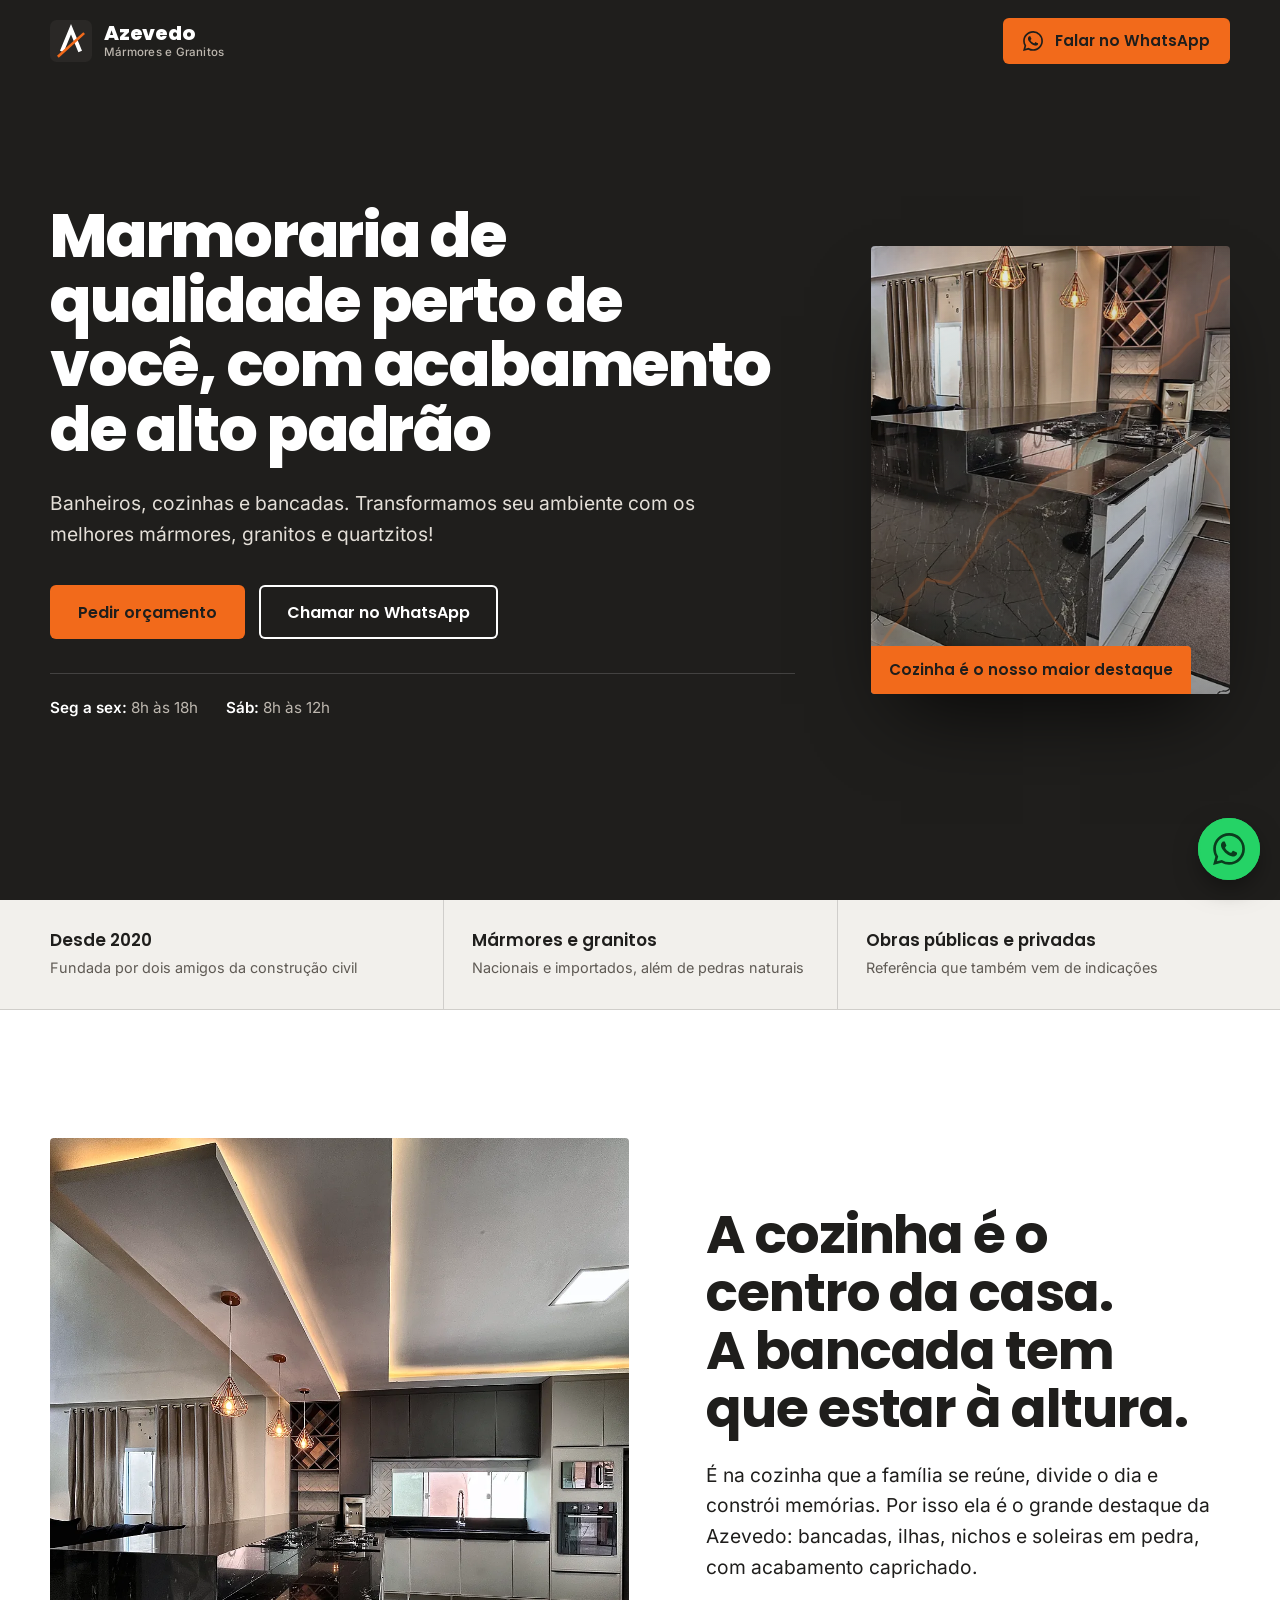
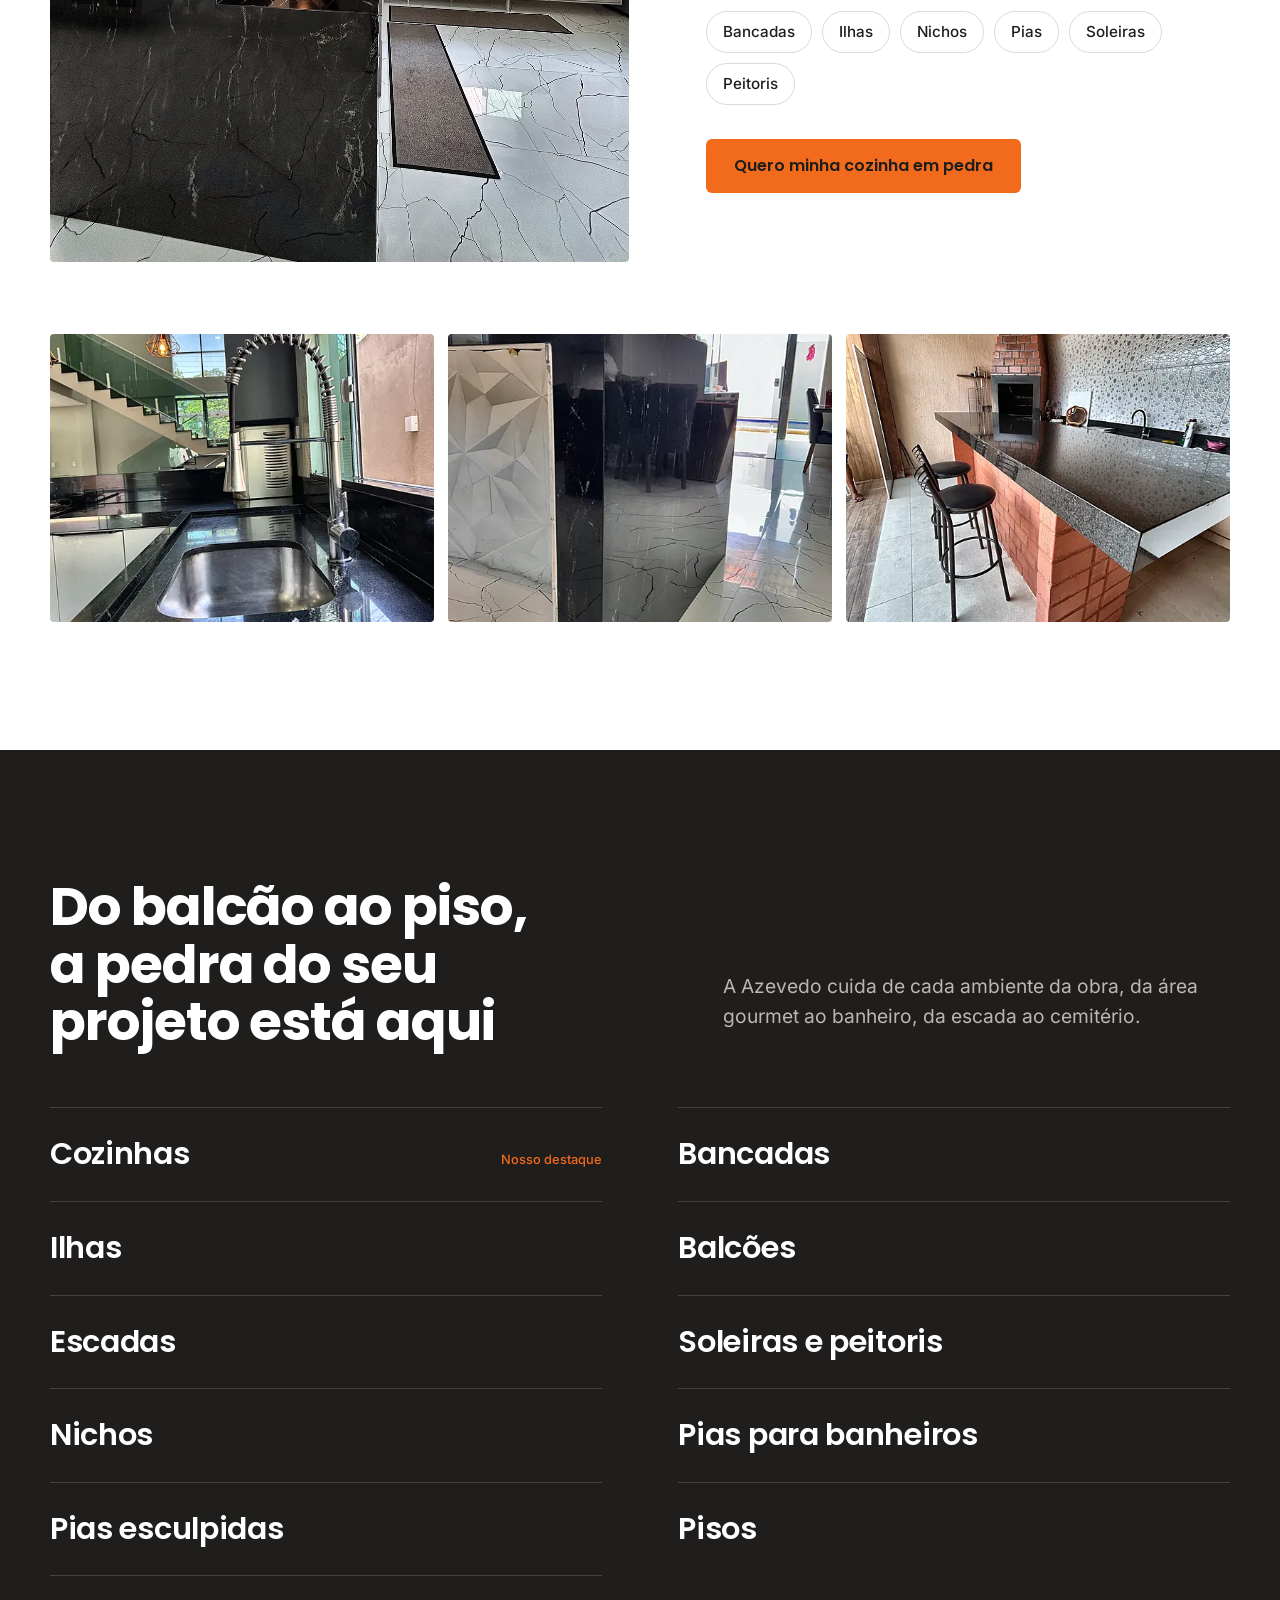
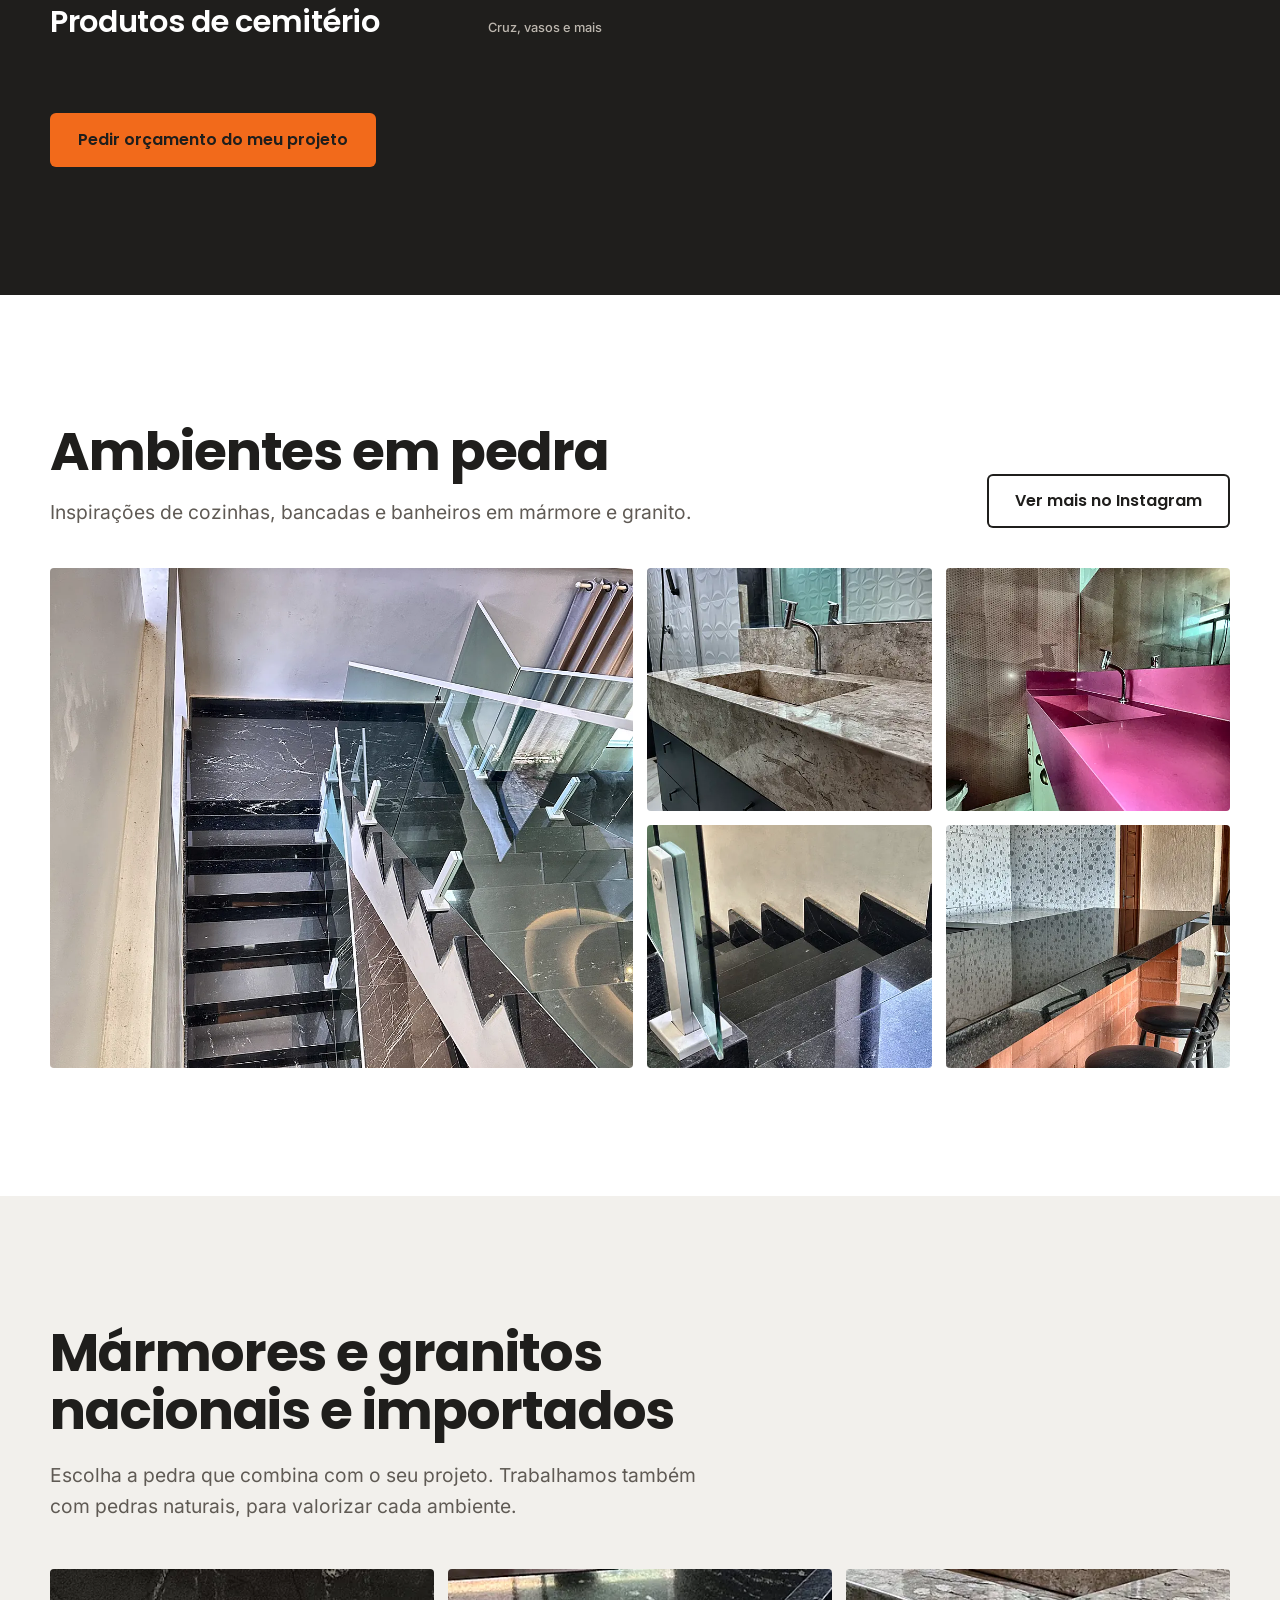
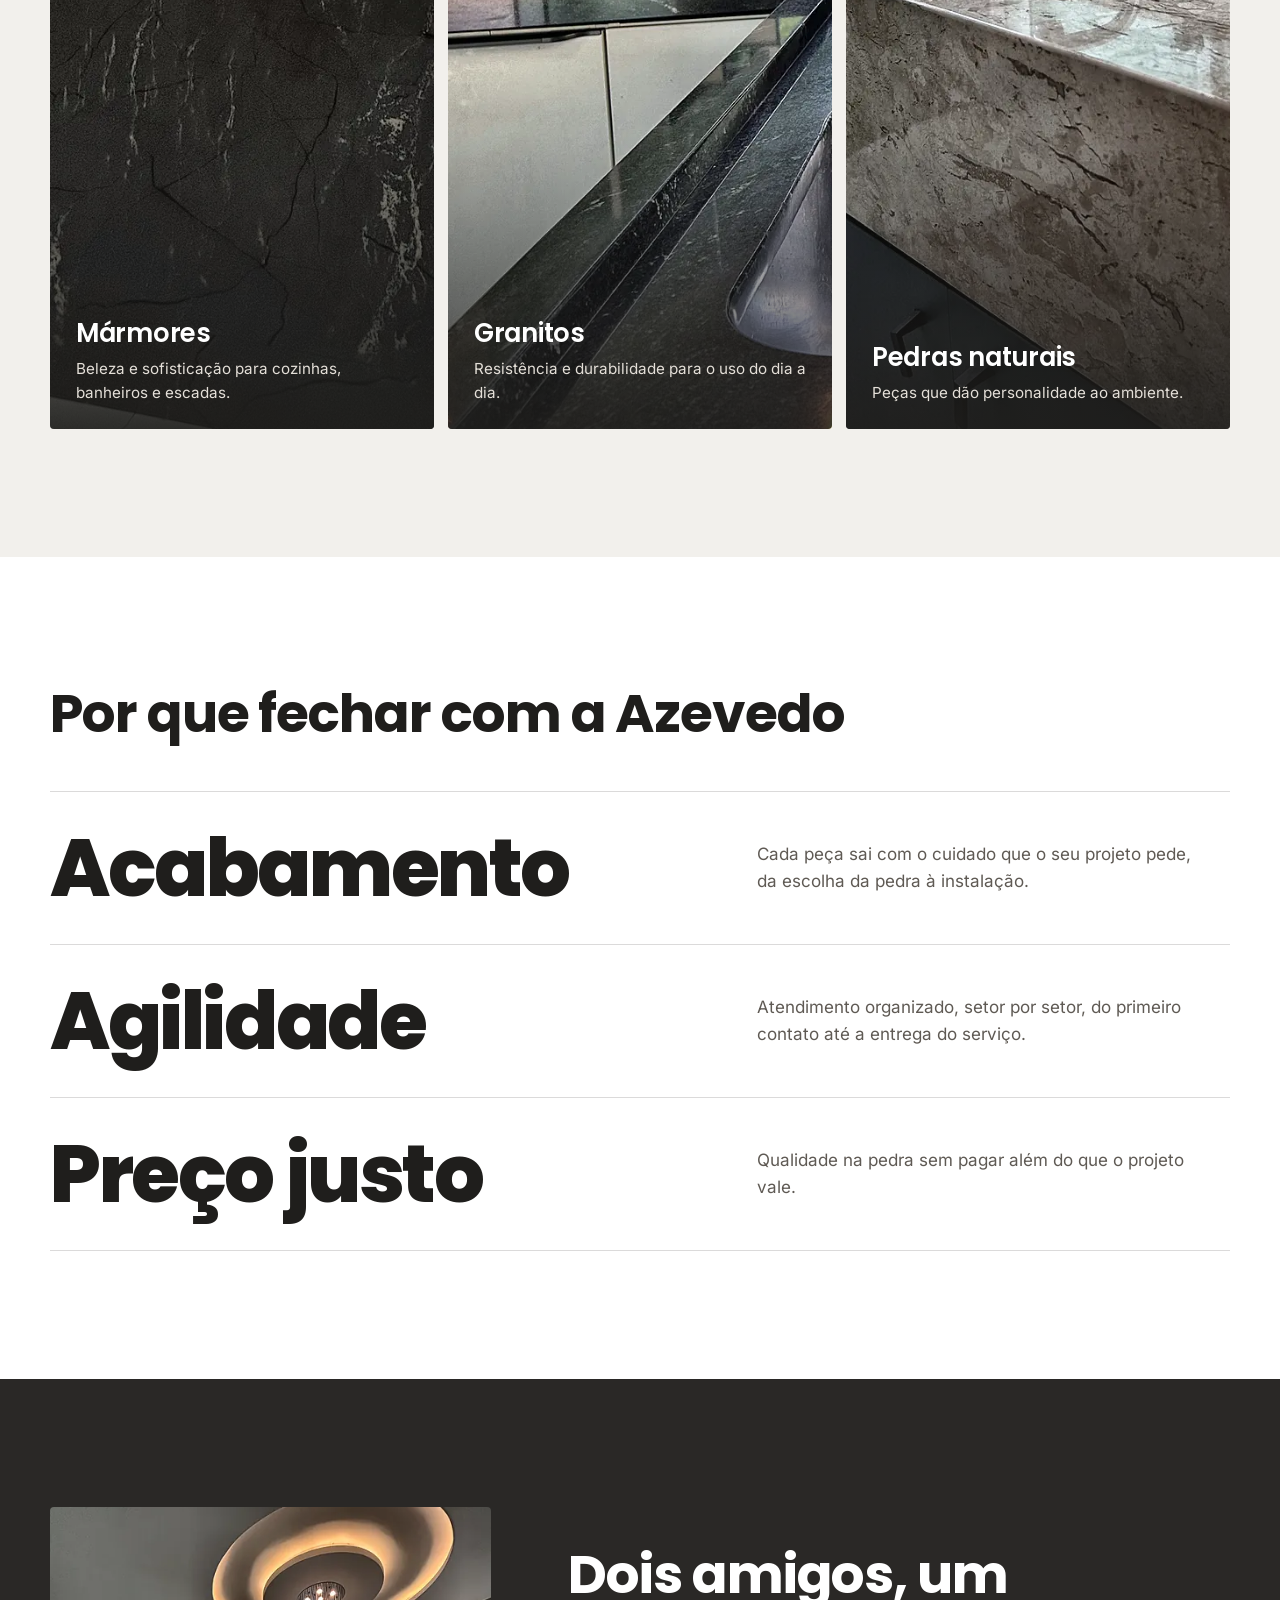
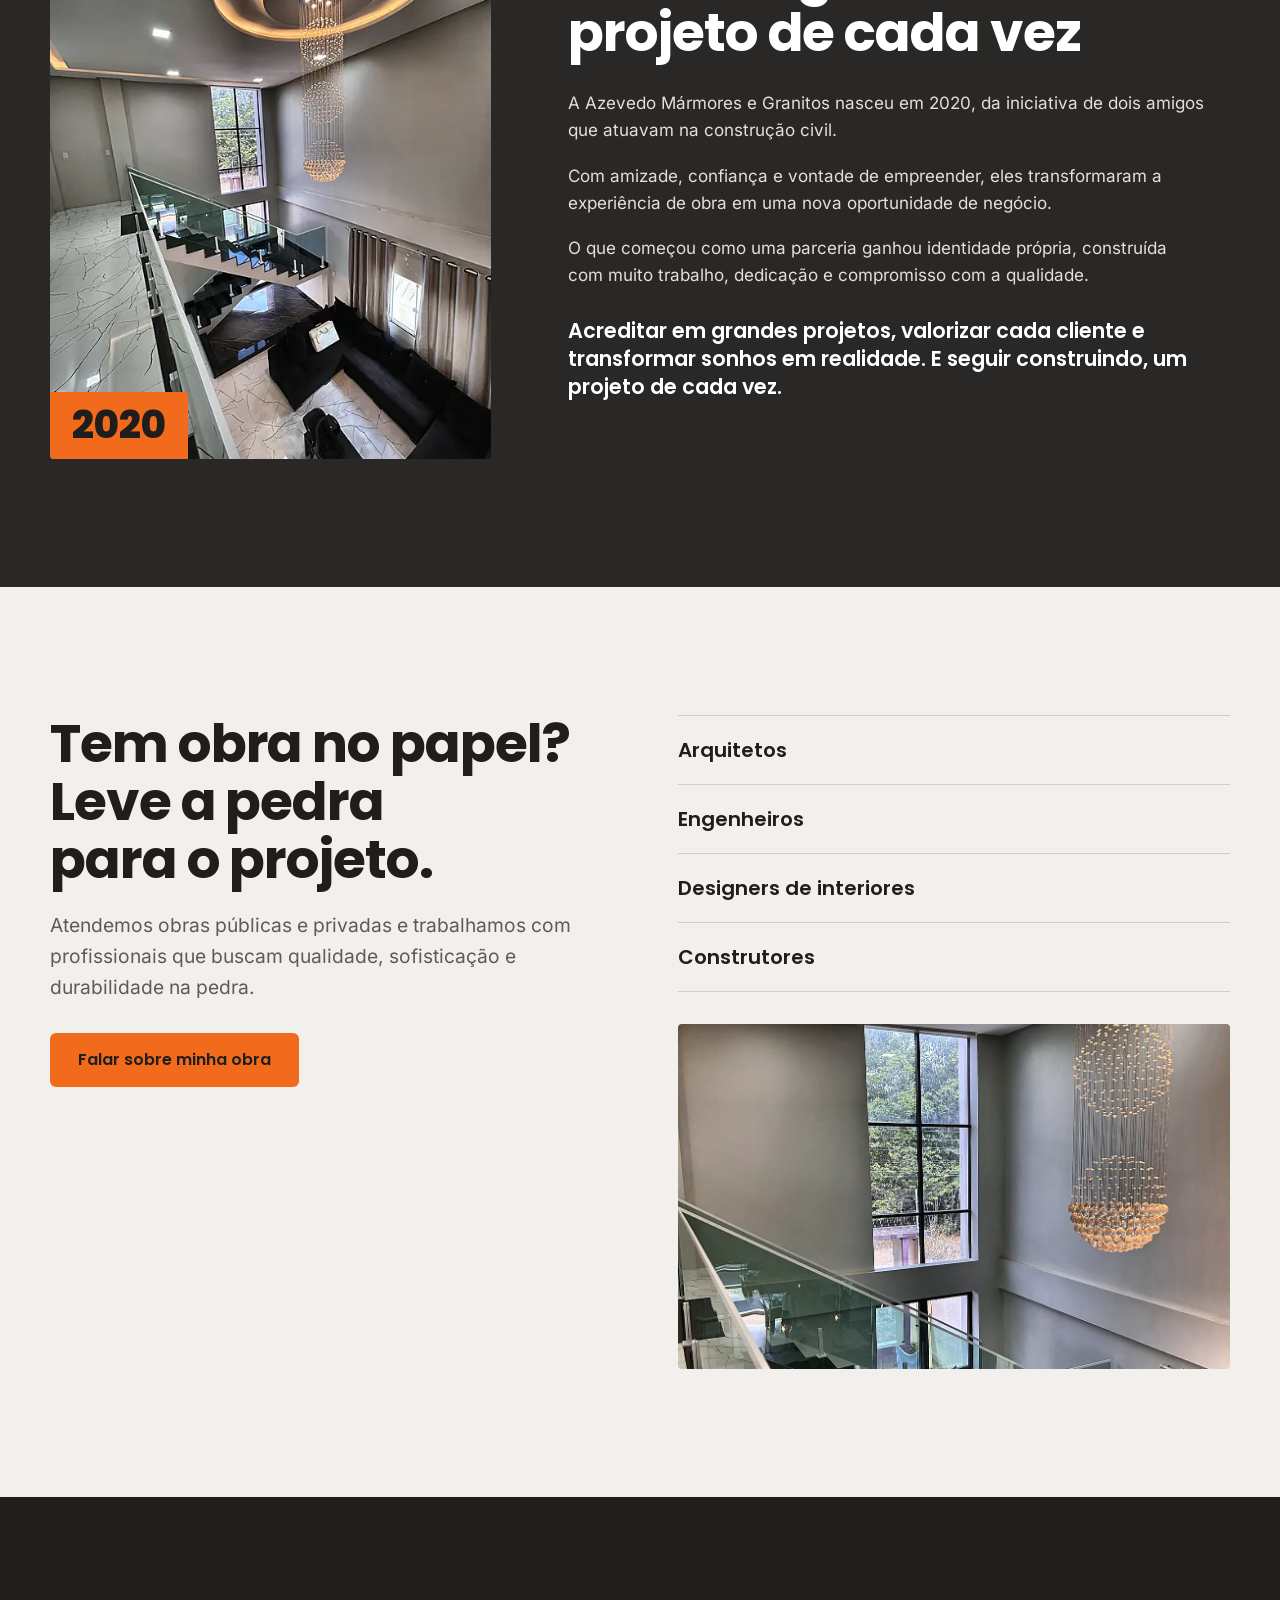
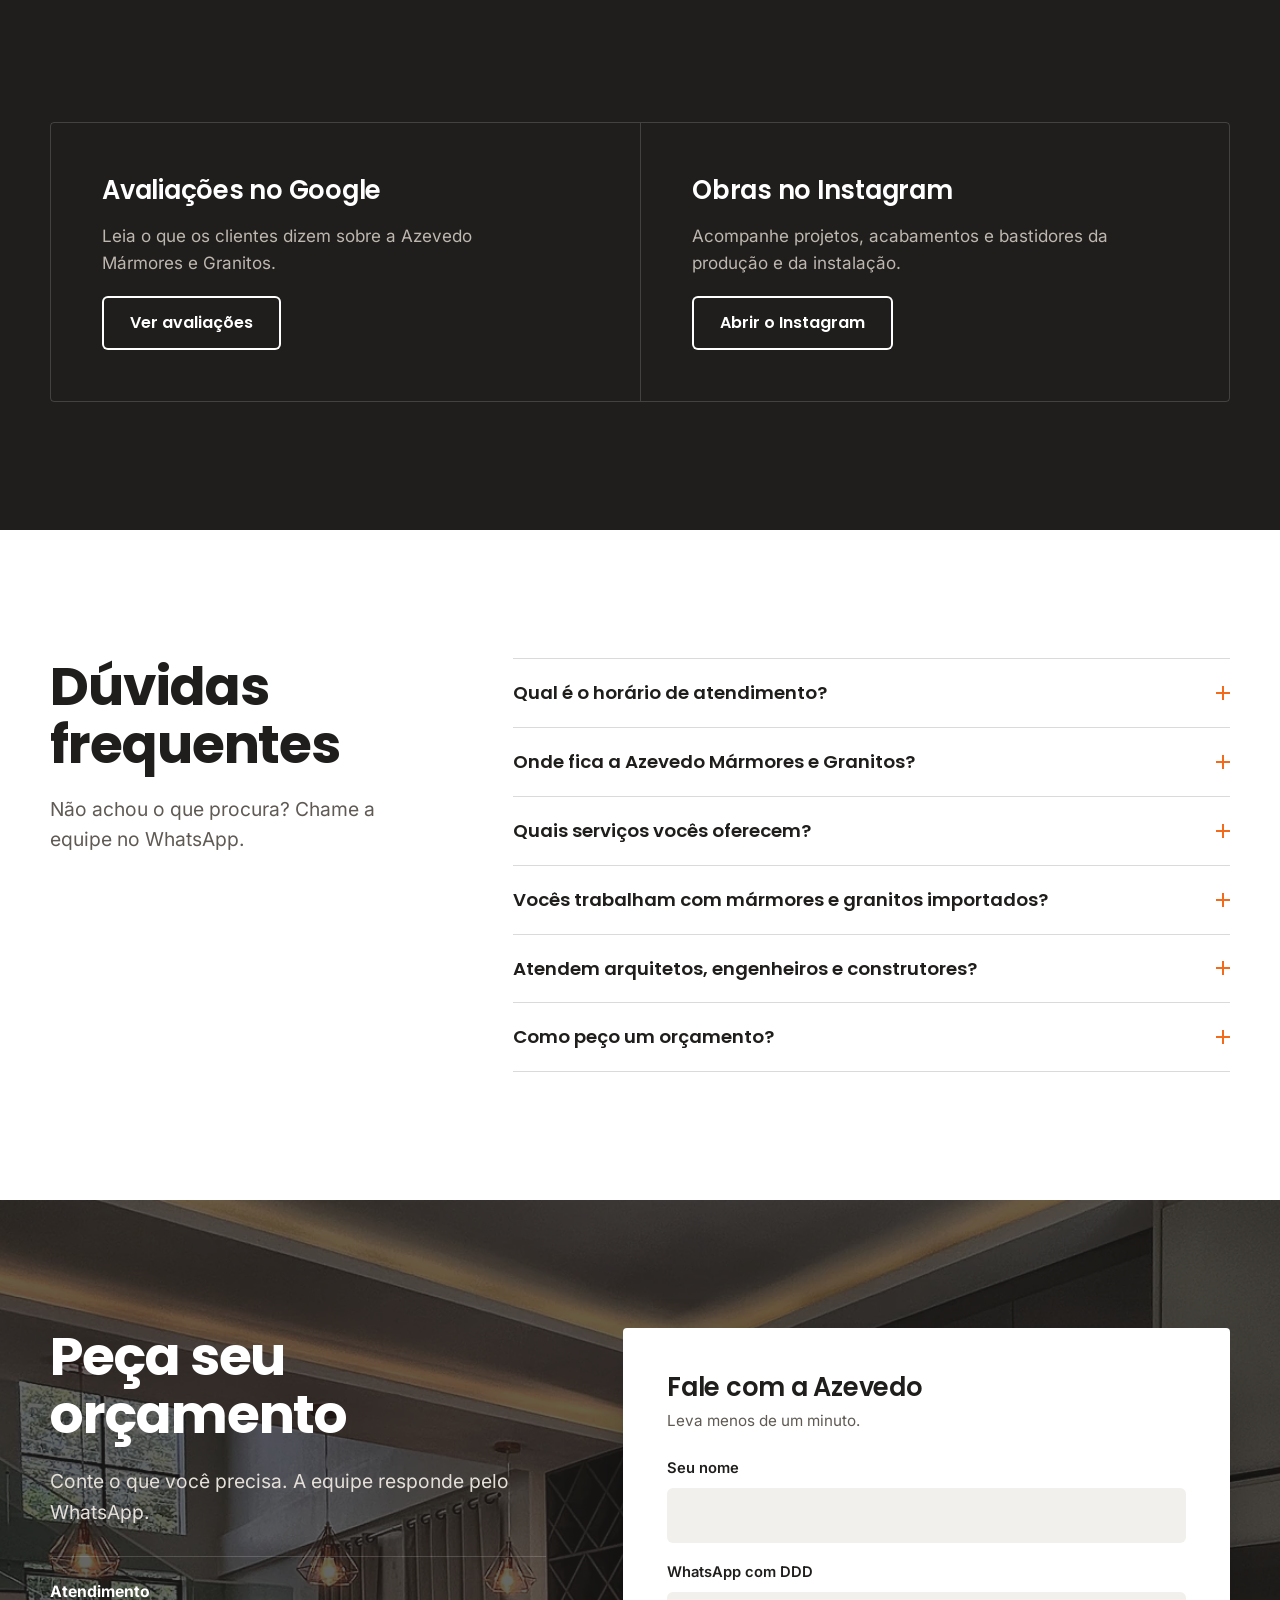
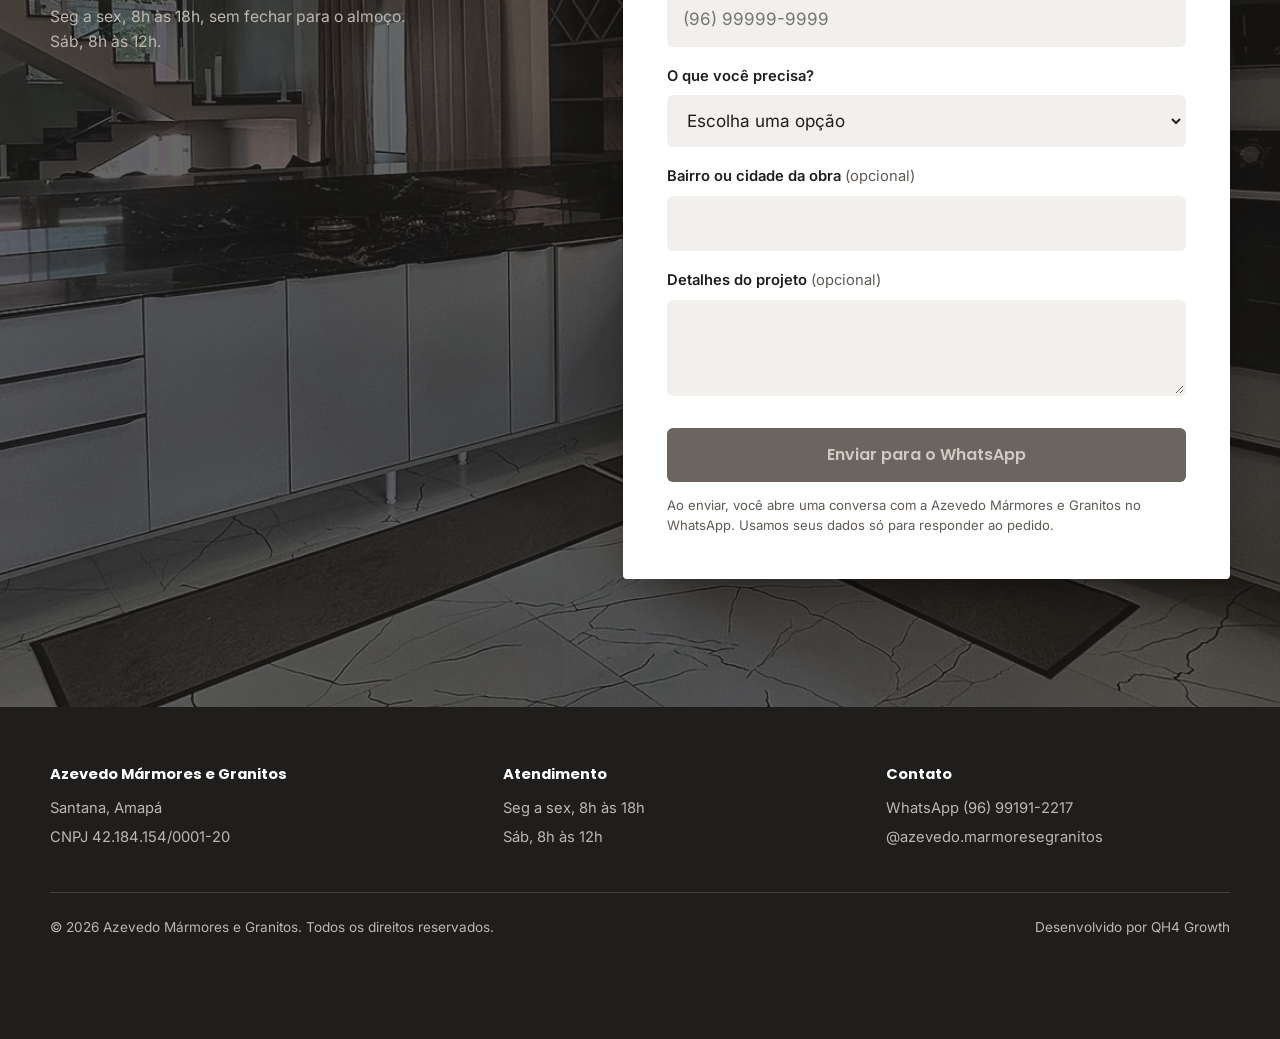
<file: index.html>
<!DOCTYPE html>
<html lang="pt-BR">
<head>
  <meta charset="utf-8">
  <meta name="viewport" content="width=device-width, initial-scale=1">
  <title>Marmoraria perto de você em Santana (AP) | Azevedo Mármores e Granitos</title>
  <meta name="description" content="Marmoraria em Santana (AP): cozinhas, bancadas, ilhas, escadas e mais, com acabamento e agilidade. Peça seu orçamento no WhatsApp.">
  <meta name="robots" content="index, follow, max-image-preview:large">
  <meta name="theme-color" content="#1F1E1C">
  <link rel="canonical" href="https://www.azevedomarmoraria.com.br/">
  <!-- PENDÊNCIA: trocar https://www.azevedomarmoraria.com.br pelo domínio definitivo (canonical, Open Graph, sitemap.xml, robots.txt, JSON-LD) -->

  <meta property="og:type" content="website">
  <meta property="og:locale" content="pt_BR">
  <meta property="og:site_name" content="Azevedo Mármores e Granitos">
  <meta property="og:title" content="Marmoraria perto de você em Santana (AP) | Azevedo Mármores e Granitos">
  <meta property="og:description" content="Cozinhas, bancadas, ilhas, escadas e mais, com acabamento e agilidade. Peça seu orçamento no WhatsApp.">
  <meta property="og:url" content="https://www.azevedomarmoraria.com.br/">
  <meta property="og:image" content="https://www.azevedomarmoraria.com.br/assets/img/og-azevedo.jpg">
  <meta property="og:image:width" content="1200">
  <meta property="og:image:height" content="630">
  <meta name="twitter:card" content="summary_large_image">
  <meta name="twitter:title" content="Marmoraria perto de você em Santana (AP) | Azevedo Mármores e Granitos">
  <meta name="twitter:description" content="Cozinhas, bancadas, ilhas, escadas e mais, com acabamento e agilidade.">
  <meta name="twitter:image" content="https://www.azevedomarmoraria.com.br/assets/img/og-azevedo.jpg">

  <link rel="icon" type="image/svg+xml" href="favicon.svg">
  <link rel="preload" as="image" href="assets/img/hero-ilha-marmore-escuro-m.webp" imagesrcset="assets/img/hero-ilha-marmore-escuro-m.webp 540w, assets/img/hero-ilha-marmore-escuro.webp 1125w" imagesizes="(max-width:980px) 100vw, 40vw" fetchpriority="high">
  <link rel="stylesheet" href="assets/css/style.css">
  <!-- ============================================================
       [QH4 SLOT 1] GTM (CABEÇALHO)
       O que colar: o snippet do Google Tag Manager que vai no <head>.
       Exemplo (remova os comentários internos e troque GTM-XXXXXXX):
         <script async src="https://www.googletagmanager.com/gtm.js?id=GTM-N2PKH4GB"></script>
<script>
  window.dataLayer = window.dataLayer || [];
  function gtag(){dataLayer.push(arguments);}
  gtag('js', new Date());
</script>

  <!-- ============================================================
       [QH4 SLOT 2] VERIFICAÇÕES DE DOMÍNIO
       O que colar: meta tags de verificação (Google Search Console, Meta Business etc.).
       Exemplo:
         <meta name="google-site-verification" content="CODIGO">
         <meta name="facebook-domain-verification" content="CODIGO">
       ============================================================ -->

  <!-- ============================================================
       [QH4 SLOT 3] META PIXEL DIRETO (use SÓ se NÃO usar GTM)
       O que colar: o código base do Pixel da Meta.
       Exemplo: <script>!function(f,b,e,v,n,t,s){...}(window,document,'script','https://connect.facebook.net/en_US/fbevents.js');fbq('init','ID_DO_PIXEL');fbq('track','PageView');</script>
       ============================================================ -->

  <!-- ============================================================
       [QH4 SLOT 4] GTAG GOOGLE ADS / GA4 (use SÓ se NÃO usar GTM)
       O que colar: o gtag.js com o ID da conta.
       Exemplo:
         <script async src="https://www.googletagmanager.com/gtag/js?id=G-XXXXXXXXXX"></script>
         <script>window.dataLayer=window.dataLayer||[];function gtag(){dataLayer.push(arguments);}gtag('js',new Date());gtag('config','G-XXXXXXXXXX');gtag('config','AW-XXXXXXXXX');</script>
       ============================================================ -->
  <script type="application/ld+json">
  {
    "@context": "https://schema.org",
    "@type": "HomeAndConstructionBusiness",
    "name": "Azevedo Mármores e Granitos",
    "description": "Marmoraria em Santana (AP): cozinhas, bancadas, ilhas, escadas, soleiras, peitoris, pias e pisos em mármores e granitos nacionais e importados.",
    "url": "https://www.azevedomarmoraria.com.br/",
    "image": "https://www.azevedomarmoraria.com.br/assets/img/og-azevedo.jpg",
    "telephone": "+55 96 99191-2217",
    "foundingDate": "2020",
    "address": {"@type": "PostalAddress", "addressLocality": "Santana", "addressRegion": "AP", "addressCountry": "BR"},
    "areaServed": {"@type": "City", "name": "Santana"},
    "openingHoursSpecification": [
      {"@type": "OpeningHoursSpecification", "dayOfWeek": ["Monday","Tuesday","Wednesday","Thursday","Friday"], "opens": "08:00", "closes": "18:00"},
      {"@type": "OpeningHoursSpecification", "dayOfWeek": "Saturday", "opens": "08:00", "closes": "12:00"}
    ],
    "sameAs": ["https://www.instagram.com/azevedo.marmoresegranitos/", "https://share.google/pnVPET5iek2P1BlWa"]
  }
  </script>
  <script type="application/ld+json">
  {
    "@context": "https://schema.org",
    "@type": "FAQPage",
    "mainEntity": [
      {"@type": "Question", "name": "Qual é o horário de atendimento da Azevedo Mármores e Granitos?", "acceptedAnswer": {"@type": "Answer", "text": "De segunda a sexta, das 8h às 18h, sem fechar para o almoço. Aos sábados, das 8h às 12h."}},
      {"@type": "Question", "name": "Onde fica a Azevedo Mármores e Granitos?", "acceptedAnswer": {"@type": "Answer", "text": "Em Santana, no Amapá."}},
      {"@type": "Question", "name": "Quais serviços a marmoraria oferece?", "acceptedAnswer": {"@type": "Answer", "text": "Cozinhas, bancadas, balcões, ilhas, escadas, soleiras, peitoris, nichos, pias para banheiros, pias esculpidas, pisos e produtos de cemitério, como cruz e vasos."}},
      {"@type": "Question", "name": "Vocês trabalham com mármores e granitos importados?", "acceptedAnswer": {"@type": "Answer", "text": "Sim. Trabalhamos com mármores e granitos nacionais e importados, além de pedras naturais."}},
      {"@type": "Question", "name": "Atendem arquitetos, engenheiros e construtores?", "acceptedAnswer": {"@type": "Answer", "text": "Sim. Atendemos obras públicas e privadas e trabalhamos com arquitetos, engenheiros, designers de interiores e construtores."}},
      {"@type": "Question", "name": "Como peço um orçamento?", "acceptedAnswer": {"@type": "Answer", "text": "Preencha o formulário da página ou chame a equipe no WhatsApp. Prazo de entrega e condições são passados no atendimento, conforme o seu projeto."}}
    ]
  }
  </script>
</head>
<body>
  <!-- ============================================================
       [QH4 SLOT 5] GTM NOSCRIPT (logo após abrir o <body>)
       O que colar: o bloco noscript do GTM.
      <script async src="https://www.googletagmanager.com/gtm.js?id=GTM-N2PKH4GB"></script>
<script>
  window.dataLayer = window.dataLayer || [];
  function gtag(){dataLayer.push(arguments);}
  gtag('js', new Date());
</script>
       ============================================================ -->
  <a class="skip" href="#conteudo">Ir para o conteúdo</a>

  <header class="topo" id="topo">
    <div class="wrap topo-in">
      <a class="marca" href="#inicio" aria-label="Azevedo Mármores e Granitos, ir ao início">
        <svg class="marca-sel" viewBox="0 0 64 64" aria-hidden="true"><rect width="64" height="64" rx="10" fill="#2A2826"/><path d="M18 48 L32 14 L46 48" fill="none" stroke="#fff" stroke-width="6"/><path d="M12 56 L52 20" stroke="#F26A1B" stroke-width="4" fill="none"/></svg>
        <span><span class="marca-nome">Azevedo</span><span class="marca-sub">Mármores e Granitos</span></span>
      </a>
      <a class="btn" href="https://wa.me/5596991912217?text=Ol%C3%A1%2C%20vim%20pelo%20site%20da%20marmoraria%20e%20gostaria%20de%20mais%20informa%C3%A7%C3%B5es." data-wa data-wa-local="header" target="_blank" rel="noopener">
        <svg viewBox="0 0 24 24" fill="currentColor" aria-hidden="true"><path d="M17.47 14.38c-.3-.15-1.76-.87-2.03-.97-.27-.1-.47-.15-.67.15-.2.3-.77.97-.94 1.17-.17.2-.35.22-.65.07-.3-.15-1.26-.46-2.4-1.48-.89-.79-1.49-1.77-1.66-2.07-.17-.3-.02-.46.13-.61.13-.13.3-.35.45-.52.15-.17.2-.3.3-.5.1-.2.05-.37-.02-.52-.07-.15-.67-1.62-.92-2.22-.24-.58-.49-.5-.67-.51h-.57c-.2 0-.52.07-.8.37-.27.3-1.04 1.02-1.04 2.48 0 1.46 1.07 2.88 1.22 3.08.15.2 2.1 3.2 5.08 4.49.71.31 1.26.49 1.69.63.71.23 1.36.2 1.87.12.57-.09 1.76-.72 2.01-1.41.25-.69.25-1.29.17-1.41-.07-.12-.27-.2-.57-.35zM12.04 21.8h-.01a9.87 9.87 0 0 1-5.03-1.38l-.36-.21-3.74.98 1-3.65-.24-.37a9.86 9.86 0 0 1-1.51-5.26c0-5.45 4.44-9.88 9.89-9.88 2.64 0 5.12 1.03 6.99 2.9a9.82 9.82 0 0 1 2.89 6.99c0 5.45-4.44 9.88-9.88 9.88zM20.52 3.45A11.8 11.8 0 0 0 12.05 0C5.5 0 .16 5.34.16 11.89c0 2.1.55 4.14 1.59 5.95L.06 24l6.3-1.65a11.88 11.88 0 0 0 5.68 1.45h.01c6.55 0 11.89-5.34 11.89-11.89 0-3.18-1.24-6.16-3.48-8.4z"/></svg>
        <span>Falar no WhatsApp</span>
      </a>
    </div>
  </header>

  <main id="conteudo">
    <!-- HERO -->
    <section class="hero" id="inicio">
      <div class="wrap hero-grid">
        <div class="hero-txt">
          <h1 class="h1">Marmoraria de qualidade perto de você, com acabamento de alto padrão</h1>
          <p class="lead">Banheiros, cozinhas e bancadas. Transformamos seu ambiente com os melhores mármores, granitos e quartzitos!</p>
          <div class="hero-acoes">
            <a class="btn" href="https://wa.me/5596991912217?text=Ol%C3%A1%2C%20vim%20pelo%20site%20da%20marmoraria%20e%20gostaria%20de%20solicitar%20um%20or%C3%A7amento." data-wa data-wa-msg="orcamento" data-wa-local="hero_orcamento" data-evento="cta_hero_orcamento" target="_blank" rel="noopener">Pedir orçamento</a>
            <a class="btn btn-linha" href="https://wa.me/5596991912217?text=Ol%C3%A1%2C%20vim%20pelo%20site%20da%20marmoraria%20e%20gostaria%20de%20mais%20informa%C3%A7%C3%B5es." data-wa data-wa-local="hero" target="_blank" rel="noopener">Chamar no WhatsApp</a>
          </div>
          <p class="hero-info">
            <span><strong>Seg a sex:</strong> 8h às 18h</span>
            <span><strong>Sáb:</strong> 8h às 12h</span>
          </p>
        </div>
        <div class="slab">
          <img src="assets/img/hero-ilha-marmore-escuro.webp" srcset="assets/img/hero-ilha-marmore-escuro-m.webp 540w, assets/img/hero-ilha-marmore-escuro.webp 1125w" sizes="(max-width:980px) 100vw, 40vw" width="1125" height="1500" alt="Ilha de cozinha em mármore escuro com cascata e bancada de granito" fetchpriority="high" data-parallax>
          <svg class="veio" viewBox="0 0 400 500" preserveAspectRatio="none" aria-hidden="true" focusable="false">
            <path class="v-main" pathLength="1" d="M-1.6 478.2 L-3.1 455.7 L9.7 447.3 L18.1 434.5 L27.4 422.5 L37.8 411.7 L40.9 393.7 L52.6 384.1 L61.5 371.8 L87.9 376.6 L98.7 366.1 L107.1 353.3 L116.2 341.2 L123.9 327.7 L130.5 313.2 L140.6 302.0 L154.3 294.4 L164.5 283.3 L179.6 277.1 L189.2 265.5 L199.9 254.9 L216.7 250.3 L228.4 240.7 L235.5 226.6 L244.5 214.4 L256.8 205.4 L274.4 201.7 L281.8 187.8 L289.8 174.7 L303.4 166.9 L308.6 151.0 L317.3 138.5 L331.1 131.0 L343.0 121.6 L352.7 110.1 L365.0 101.0 L362.5 77.6 L378.2 71.9 L384.8 57.4 L389.2 40.7 L402.7 32.9"/>
            <path class="v-b" pathLength="1" d="M153.3 327.9 L169.2 341.7 L179.7 359.0 L187.6 378.0 L193.1 398.6 L203.8 415.8 L217.3 431.2 L231.3 446.2 L238.4 465.7 L242.6 487.1 L253.6 504.1"/>
            <path class="v-b" pathLength="1" d="M305.9 166.0 L321.6 181.4 L336.7 197.1 L347.9 215.6 L365.9 229.4 L375.7 248.9 L388.5 266.2 L395.0 287.9 L402.3 309.1 L409.0 330.7"/>
          </svg>
          <span class="slab-legenda">Cozinha é o nosso maior destaque</span>
        </div>
      </div>
    </section>

    <!-- FATOS -->
    <section class="fatos" aria-label="Resumo da empresa">
      <div class="wrap">
        <ul class="fatos-lista">
          <li>Desde 2020<span>Fundada por dois amigos da construção civil</span></li>
          <li>Mármores e granitos<span>Nacionais e importados, além de pedras naturais</span></li>
          <li>Obras públicas e privadas<span>Referência que também vem de indicações</span></li>
        </ul>
      </div>
    </section>

    <!-- COZINHA -->
    <section class="sec sec-branco" id="cozinha">
      <div class="wrap coz">
        <figure class="coz-fig rv"><img src="assets/img/cozinha-ampla-bancada-escura.webp" srcset="assets/img/cozinha-ampla-bancada-escura-m.webp 540w, assets/img/cozinha-ampla-bancada-escura.webp 1125w" sizes="(max-width:980px) 100vw, 52vw" width="1125" height="1500" alt="Cozinha com ilha em mármore escuro e iluminação em LED" loading="lazy"></figure>
        <div class="coz-txt rv">
          <h2 class="h2">A cozinha é o centro da casa. A bancada tem que estar à altura.</h2>
          <p class="lead">É na cozinha que a família se reúne, divide o dia e constrói memórias. Por isso ela é o grande destaque da Azevedo: bancadas, ilhas, nichos e soleiras em pedra, com acabamento caprichado.</p>
          <ul class="coz-lista">
            <li>Bancadas</li><li>Ilhas</li><li>Nichos</li><li>Pias</li><li>Soleiras</li><li>Peitoris</li>
          </ul>
          <a class="btn" href="#orcamento" data-projeto="Cozinha" data-evento="cta_cozinha">Quero minha cozinha em pedra</a>
        </div>
      </div>
      <div class="wrap coz-fotos rv">
        <figure class="foto"><img src="assets/img/pia-granito-preto-torneira.webp" srcset="assets/img/pia-granito-preto-torneira-m.webp 540w, assets/img/pia-granito-preto-torneira.webp 1125w" sizes="(max-width:980px) 100vw, 33vw" width="1125" height="1500" alt="Pia em granito preto com torneira gourmet" loading="lazy"></figure>
        <figure class="foto"><img src="assets/img/ilha-cascata-marmore-escuro.webp" srcset="assets/img/ilha-cascata-marmore-escuro-m.webp 540w, assets/img/ilha-cascata-marmore-escuro.webp 1125w" sizes="(max-width:980px) 100vw, 33vw" width="1125" height="1500" alt="Ilha com lateral em cascata de mármore escuro" loading="lazy"></figure>
        <figure class="foto"><img src="assets/img/bancada-granito-churrasqueira.webp" srcset="assets/img/bancada-granito-churrasqueira-m.webp 540w, assets/img/bancada-granito-churrasqueira.webp 1125w" sizes="(max-width:980px) 100vw, 33vw" width="1125" height="1500" alt="Bancada de granito com churrasqueira e banquetas" loading="lazy"></figure>
      </div>
    </section>

    <!-- SERVIÇOS -->
    <section class="sec sec-escuro" id="servicos">
      <div class="wrap">
        <div class="serv-topo rv">
          <h2 class="h2">Do balcão ao piso, a pedra do seu projeto está aqui</h2>
          <p class="lead suave">A Azevedo cuida de cada ambiente da obra, da área gourmet ao banheiro, da escada ao cemitério.</p>
        </div>
        <ul class="serv-lista rv">
          <li class="is-destaque">Cozinhas <small>Nosso destaque</small></li>
          <li>Bancadas</li>
          <li>Ilhas</li>
          <li>Balcões</li>
          <li>Escadas</li>
          <li>Soleiras e peitoris</li>
          <li>Nichos</li>
          <li>Pias para banheiros</li>
          <li>Pias esculpidas</li>
          <li>Pisos</li>
          <li>Produtos de cemitério <small>Cruz, vasos e mais</small></li>
        </ul>
        <div class="serv-fim rv"><a class="btn" href="#orcamento" data-evento="cta_servicos">Pedir orçamento do meu projeto</a></div>
      </div>
    </section>

    <!-- OBRAS -->
    <section class="sec sec-branco" id="obras">
      <div class="wrap">
        <div class="galeria-topo rv">
          <div>
            <h2 class="h2">Ambientes em pedra</h2>
            <p class="lead suave">Inspirações de cozinhas, bancadas e banheiros em mármore e granito.</p>
          </div>
          <a class="btn btn-linha" href="https://www.instagram.com/azevedo.marmoresegranitos/" target="_blank" rel="noopener" data-evento="clique_instagram_galeria">Ver mais no Instagram</a>
        </div>
        <div class="galeria rv">
          <figure class="foto"><img src="assets/img/escada-marmore-preto-vidro.webp" srcset="assets/img/escada-marmore-preto-vidro-m.webp 540w, assets/img/escada-marmore-preto-vidro.webp 1125w" sizes="(max-width:980px) 100vw, 50vw" width="1125" height="1500" alt="Escada com degraus em mármore escuro e guarda-corpo de vidro" loading="lazy"></figure>
          <figure class="foto"><img src="assets/img/pia-esculpida-pedra-bege.webp" srcset="assets/img/pia-esculpida-pedra-bege-m.webp 540w, assets/img/pia-esculpida-pedra-bege.webp 1125w" sizes="(max-width:980px) 50vw, 25vw" width="1125" height="1500" alt="Pia esculpida em pedra bege com torneira" loading="lazy"></figure>

          <figure class="foto"><img src="assets/img/bancada-quartzo-rosa-pia.webp" srcset="assets/img/bancada-quartzo-rosa-pia-m.webp 540w, assets/img/bancada-quartzo-rosa-pia.webp 1125w" sizes="(max-width:980px) 50vw, 25vw" width="1125" height="1500" alt="Bancada de quartzo rosa com pia integrada" loading="lazy"></figure>
          <figure class="foto"><img src="assets/img/degraus-marmore-detalhe.webp" srcset="assets/img/degraus-marmore-detalhe-m.webp 540w, assets/img/degraus-marmore-detalhe.webp 1125w" sizes="(max-width:980px) 50vw, 25vw" width="1125" height="1500" alt="Degraus de mármore escuro com guarda-corpo de vidro" loading="lazy"></figure>
          <figure class="foto"><img src="assets/img/bancada-granito-area-gourmet.webp" srcset="assets/img/bancada-granito-area-gourmet-m.webp 540w, assets/img/bancada-granito-area-gourmet.webp 1125w" sizes="(max-width:980px) 50vw, 25vw" width="1125" height="1500" alt="Bancada de granito em área gourmet com banquetas" loading="lazy"></figure>
        </div>
      </div>
    </section>

    <!-- PEDRAS -->
    <section class="sec sec-pedra" id="pedras">
      <div class="wrap">
        <div class="ped-topo rv">
          <h2 class="h2">Mármores e granitos nacionais e importados</h2>
          <p class="lead suave">Escolha a pedra que combina com o seu projeto. Trabalhamos também com pedras naturais, para valorizar cada ambiente.</p>
        </div>
        <div class="ped rv">
          <article class="ped-item ped-claro">
            <img src="assets/img/textura-marmore-piso.webp" srcset="assets/img/textura-marmore-piso-m.webp 700w, assets/img/textura-marmore-piso.webp 1400w" sizes="(max-width:980px) 100vw, 33vw" width="1400" height="617" alt="Mármore branco com veios escuros" loading="lazy">
            <div class="ped-txt"><h3 class="h3">Mármores</h3><p>Beleza e sofisticação para cozinhas, banheiros e escadas.</p></div>
          </article>
          <article class="ped-item">
            <img src="assets/img/textura-granito-escuro.webp" srcset="assets/img/textura-granito-escuro-m.webp 700w, assets/img/textura-granito-escuro.webp 1400w" sizes="(max-width:980px) 100vw, 33vw" width="1400" height="1050" alt="Pedra escura com veios claros" loading="lazy">
            <div class="ped-txt"><h3 class="h3">Granitos</h3><p>Resistência e durabilidade para o uso do dia a dia.</p></div>
          </article>
          <article class="ped-item">
            <img src="assets/img/textura-pedra-bege.webp" srcset="assets/img/textura-pedra-bege-m.webp 700w, assets/img/textura-pedra-bege.webp 1400w" sizes="(max-width:980px) 100vw, 33vw" width="1400" height="1050" alt="Pedra natural em tons de bege" loading="lazy">
            <div class="ped-txt"><h3 class="h3">Pedras naturais</h3><p>Peças que dão personalidade ao ambiente.</p></div>
          </article>
        </div>
      </div>
    </section>

    <!-- DIFERENCIAIS -->
    <section class="sec sec-branco" id="diferenciais">
      <div class="wrap">
        <h2 class="h2 rv">Por que fechar com a Azevedo</h2>
        <ul class="dif-lista">
          <li class="rv"><span class="dif-nome">Acabamento</span><p class="suave">Cada peça sai com o cuidado que o seu projeto pede, da escolha da pedra à instalação.</p></li>
          <li class="rv"><span class="dif-nome">Agilidade</span><p class="suave">Atendimento organizado, setor por setor, do primeiro contato até a entrega do serviço.</p></li>
          <li class="rv"><span class="dif-nome">Preço justo</span><p class="suave">Qualidade na pedra sem pagar além do que o projeto vale.</p></li>
        </ul>
      </div>
    </section>

    <!-- HISTÓRIA -->
    <section class="sec sec-grafite" id="historia">
      <div class="wrap hist">
        <div class="hist-img rv"><img src="assets/img/ambiente-escada-pedra.webp" srcset="assets/img/ambiente-escada-pedra-m.webp 540w, assets/img/ambiente-escada-pedra.webp 1125w" sizes="(max-width:980px) 100vw, 40vw" width="1125" height="1500" alt="Escada em pedra e ambiente com iluminação em obra da Azevedo" loading="lazy"></div>
        <div class="hist-txt rv">
          <h2 class="h2">Dois amigos, um projeto de cada vez</h2>
          <p>A Azevedo Mármores e Granitos nasceu em 2020, da iniciativa de dois amigos que atuavam na construção civil.</p>
          <p>Com amizade, confiança e vontade de empreender, eles transformaram a experiência de obra em uma nova oportunidade de negócio.</p>
          <p>O que começou como uma parceria ganhou identidade própria, construída com muito trabalho, dedicação e compromisso com a qualidade.</p>
          <p class="hist-fim">Acreditar em grandes projetos, valorizar cada cliente e transformar sonhos em realidade. E seguir construindo, um projeto de cada vez.</p>
        </div>
      </div>
    </section>

    <!-- PROFISSIONAIS -->
    <section class="sec sec-pedra" id="profissionais">
      <div class="wrap prof">
        <div class="prof-txt rv">
          <h2 class="h2">Tem obra no papel? Leve a pedra para o projeto.</h2>
          <p class="lead suave">Atendemos obras públicas e privadas e trabalhamos com profissionais que buscam qualidade, sofisticação e durabilidade na pedra.</p>
          <a class="btn" href="#orcamento" data-projeto="Obra com profissional" data-evento="cta_profissionais">Falar sobre minha obra</a>
        </div>
        <div class="rv"><ul class="prof-lista">
          <li>Arquitetos</li>
          <li>Engenheiros</li>
          <li>Designers de interiores</li>
          <li>Construtores</li>
        </ul>
        <figure class="foto prof-foto"><img src="assets/img/sala-escada-lustre.webp" srcset="assets/img/sala-escada-lustre-m.webp 540w, assets/img/sala-escada-lustre.webp 1125w" sizes="(max-width:980px) 100vw, 50vw" width="1125" height="1500" alt="Escada com pedra e guarda-corpo de vidro em obra residencial" loading="lazy"></figure></div>
      </div>
    </section>

    <!-- PROVA -->
    <section class="sec sec-escuro" id="prova">
      <div class="wrap">
        <h2 class="h2 rv" style="margin-bottom:40px">Veja o trabalho de perto</h2>
        <div class="prova rv">
          <div class="prova-bloco">
            <h3 class="h3">Avaliações no Google</h3>
            <p>Leia o que os clientes dizem sobre a Azevedo Mármores e Granitos.</p>
            <a class="btn btn-linha" href="https://share.google/pnVPET5iek2P1BlWa" target="_blank" rel="noopener" data-evento="clique_google_avaliacoes">Ver avaliações</a>
          </div>
          <div class="prova-bloco">
            <h3 class="h3">Obras no Instagram</h3>
            <p>Acompanhe projetos, acabamentos e bastidores da produção e da instalação.</p>
            <a class="btn btn-linha" href="https://www.instagram.com/azevedo.marmoresegranitos/" target="_blank" rel="noopener" data-evento="clique_instagram_cliente">Abrir o Instagram</a>
          </div>
        </div>
      </div>
    </section>

    <!-- FAQ -->
    <section class="sec sec-branco" id="duvidas">
      <div class="wrap faq-grid">
        <div class="rv">
          <h2 class="h2">Dúvidas frequentes</h2>
          <p class="lead suave" style="margin-top:20px">Não achou o que procura? Chame a equipe no WhatsApp.</p>
        </div>
        <div class="faq-itens rv">
          <details><summary>Qual é o horário de atendimento?</summary><p>De segunda a sexta, das 8h às 18h, sem fechar para o almoço. Aos sábados, das 8h às 12h.</p></details>
          <details><summary>Onde fica a Azevedo Mármores e Granitos?</summary><p>Em Santana, no Amapá.</p></details>
          <details><summary>Quais serviços vocês oferecem?</summary><p>Cozinhas, bancadas, balcões, ilhas, escadas, soleiras, peitoris, nichos, pias para banheiros, pias esculpidas, pisos e produtos de cemitério, como cruz e vasos.</p></details>
          <details><summary>Vocês trabalham com mármores e granitos importados?</summary><p>Sim. Trabalhamos com mármores e granitos nacionais e importados, além de pedras naturais.</p></details>
          <details><summary>Atendem arquitetos, engenheiros e construtores?</summary><p>Sim. Atendemos obras públicas e privadas e trabalhamos com arquitetos, engenheiros, designers de interiores e construtores.</p></details>
          <details><summary>Como peço um orçamento?</summary><p>Preencha o formulário desta página ou chame a equipe no WhatsApp. Prazo de entrega e condições são passados no atendimento, conforme o seu projeto.</p></details>
        </div>
      </div>
    </section>

    <!-- ORÇAMENTO -->
    <section class="sec sec-escuro orc" id="orcamento">
      <div class="orc-bg" aria-hidden="true"><img src="assets/img/cozinha-teto-iluminado.webp" srcset="assets/img/cozinha-teto-iluminado-m.webp 800w, assets/img/cozinha-teto-iluminado.webp 1600w" sizes="100vw" width="1600" height="1005" alt="" loading="lazy"></div>
      <div class="wrap orc-in">
        <div class="orc-txt rv">
          <h2 class="h2">Peça seu orçamento</h2>
          <p class="lead">Conte o que você precisa. A equipe responde pelo WhatsApp.</p>
          <p class="orc-horas"><strong>Atendimento</strong><br>Seg a sex, 8h às 18h, sem fechar para o almoço.<br>Sáb, 8h às 12h.</p>
        </div>
        <form class="form rv" id="form-orcamento" novalidate>
          <h3 class="h3">Fale com a Azevedo</h3>
          <p class="form-sub">Leva menos de um minuto.</p>
          <div class="campo"><label for="f-nome">Seu nome</label><input id="f-nome" name="nome" type="text" autocomplete="name" required minlength="2"></div>
          <div class="campo"><label for="f-whats">WhatsApp com DDD</label><input id="f-whats" name="whatsapp" type="tel" inputmode="tel" autocomplete="tel" placeholder="(96) 99999-9999" required></div>
          <div class="campo"><label for="f-projeto">O que você precisa?</label>
            <select id="f-projeto" name="projeto" required>
              <option value="" selected disabled>Escolha uma opção</option>
              <option>Cozinha</option><option>Bancada</option><option>Ilha</option><option>Balcão</option><option>Escada</option><option>Soleira ou peitoril</option><option>Nicho</option><option>Pia para banheiro</option><option>Pia esculpida</option><option>Piso</option><option>Produto de cemitério</option><option>Obra com profissional</option><option>Outro</option>
            </select>
          </div>
          <div class="campo"><label for="f-local">Bairro ou cidade da obra <span>(opcional)</span></label><input id="f-local" name="local" type="text" autocomplete="address-level2"></div>
          <div class="campo"><label for="f-detalhes">Detalhes do projeto <span>(opcional)</span></label><textarea id="f-detalhes" name="detalhes"></textarea></div>
          <button class="btn" type="submit" id="btn-enviar" disabled>Enviar para o WhatsApp</button>
          <p class="form-nota">Ao enviar, você abre uma conversa com a Azevedo Mármores e Granitos no WhatsApp. Usamos seus dados só para responder ao pedido.</p>
        </form>
      </div>
    </section>
  </main>

  <footer class="rod">
    <div class="wrap">
      <div class="rod-grid">
        <div>
          <strong>Azevedo Mármores e Granitos</strong>
          <p>Santana, Amapá</p>
          <p>CNPJ 42.184.154/0001-20</p>
        </div>
        <div>
          <strong>Atendimento</strong>
          <p>Seg a sex, 8h às 18h</p>
          <p>Sáb, 8h às 12h</p>
        </div>
        <div>
          <strong>Contato</strong>
          <p><a href="https://wa.me/5596991912217" data-wa data-wa-local="rodape" target="_blank" rel="noopener">WhatsApp (96) 99191-2217</a></p>
          <p><a href="https://www.instagram.com/azevedo.marmoresegranitos/" target="_blank" rel="noopener">@azevedo.marmoresegranitos</a></p>
        </div>
      </div>
      <div class="rod-fim">
        <span>&copy; 2026 Azevedo Mármores e Granitos. Todos os direitos reservados.</span>
        <span>Desenvolvido por <a href="https://www.instagram.com/qh4growth/" target="_blank" rel="noopener">QH4 Growth</a></span>
      </div>
    </div>
  </footer>

  <a class="wpp" href="https://wa.me/5596991912217?text=Ol%C3%A1%2C%20vim%20pelo%20site%20da%20marmoraria%20e%20gostaria%20de%20mais%20informa%C3%A7%C3%B5es." data-wa data-wa-local="flutuante" target="_blank" rel="noopener" aria-label="Falar com a Azevedo no WhatsApp">
    <svg viewBox="0 0 24 24" fill="currentColor" aria-hidden="true"><path d="M17.47 14.38c-.3-.15-1.76-.87-2.03-.97-.27-.1-.47-.15-.67.15-.2.3-.77.97-.94 1.17-.17.2-.35.22-.65.07-.3-.15-1.26-.46-2.4-1.48-.89-.79-1.49-1.77-1.66-2.07-.17-.3-.02-.46.13-.61.13-.13.3-.35.45-.52.15-.17.2-.3.3-.5.1-.2.05-.37-.02-.52-.07-.15-.67-1.62-.92-2.22-.24-.58-.49-.5-.67-.51h-.57c-.2 0-.52.07-.8.37-.27.3-1.04 1.02-1.04 2.48 0 1.46 1.07 2.88 1.22 3.08.15.2 2.1 3.2 5.08 4.49.71.31 1.26.49 1.69.63.71.23 1.36.2 1.87.12.57-.09 1.76-.72 2.01-1.41.25-.69.25-1.29.17-1.41-.07-.12-.27-.2-.57-.35zM12.04 21.8h-.01a9.87 9.87 0 0 1-5.03-1.38l-.36-.21-3.74.98 1-3.65-.24-.37a9.86 9.86 0 0 1-1.51-5.26c0-5.45 4.44-9.88 9.89-9.88 2.64 0 5.12 1.03 6.99 2.9a9.82 9.82 0 0 1 2.89 6.99c0 5.45-4.44 9.88-9.88 9.88zM20.52 3.45A11.8 11.8 0 0 0 12.05 0C5.5 0 .16 5.34.16 11.89c0 2.1.55 4.14 1.59 5.95L.06 24l6.3-1.65a11.88 11.88 0 0 0 5.68 1.45h.01c6.55 0 11.89-5.34 11.89-11.89 0-3.18-1.24-6.16-3.48-8.4z"/></svg>
  </a>

  <script src="assets/js/tracking.js"></script>
  <script src="assets/js/main.js" defer></script>

  <!-- ============================================================
       [QH4 SLOT 6] SCRIPTS DE TERCEIROS (antes do fechamento do   <script src="https://app-validacao-lp-sapp-validacao-lp.vercel.app/api/t" data-lp="lp-azevedo-marmoraria" defer></script>
</body>)
       O que colar: chat, heatmap (Clarity, Hotjar), CRM/GHL embed etc.
       Exemplo: <script src="https://exemplo.com/widget.js" defer></script>
       ============================================================ -->

  <!-- ============================================================
       [QH4 SLOT 7] CONFIGURAÇÃO (arquivo assets/js/tracking.js)
       Não cole nada aqui. WhatsApp, webhook e rótulos de conversão ficam
       em assets/js/tracking.js, objeto QH4_CONFIG.
       ============================================================ -->

  <!-- ============================================================
       [QH4 SLOT 8] CONVERSÃO DA PÁGINA DE OBRIGADO
       Ativo SOMENTE em obrigado.html. Nesta página fica desativado.
       O que colar lá: evento de conversão do Google Ads / Meta (Lead).
       Exemplo: <script>gtag('event','conversion',{'send_to':'AW-XXXXXXXXX/ROTULO'});</script>
       ============================================================ -->
  <script src="https://app-validacao-lp-sapp-validacao-lp.vercel.app/api/t" data-lp="lp-azevedo-marmoraria" defer></script>
</body>
</html>
</file>
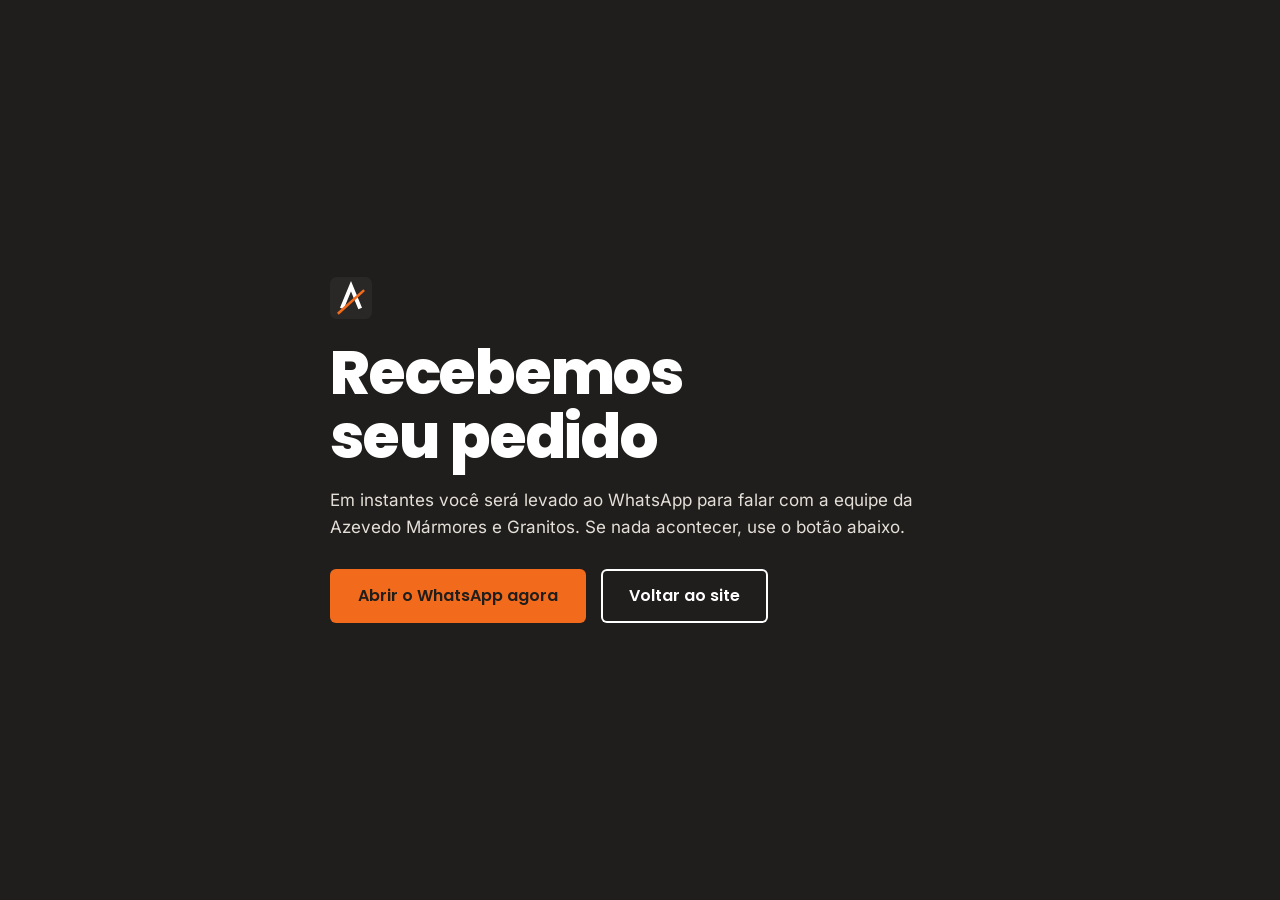
<file: obrigado.html>
<!DOCTYPE html>
<html lang="pt-BR">
<head>
  <meta charset="utf-8">
  <meta name="viewport" content="width=device-width, initial-scale=1">
  <meta name="robots" content="noindex, nofollow">
  <meta name="theme-color" content="#1F1E1C">
  <link rel="icon" type="image/svg+xml" href="assets/img/favicon.svg">
  <link rel="stylesheet" href="assets/css/style.css">
  <title>Recebemos seu pedido | Azevedo Mármores e Granitos</title>
  <!-- ============================================================
       [QH4 SLOT 1] GTM (CABEÇALHO)
       O que colar: o snippet do Google Tag Manager que vai no <head>.
       Exemplo (remova os comentários internos e troque GTM-XXXXXXX):
         <script>(function(w,d,s,l,i){w[l]=w[l]||[];w[l].push({'gtm.start':new Date().getTime(),event:'gtm.js'});var f=d.getElementsByTagName(s)[0],j=d.createElement(s),dl=l!='dataLayer'?'&l='+l:'';j.async=true;j.src='https://www.googletagmanager.com/gtm.js?id='+i+dl;f.parentNode.insertBefore(j,f);})(window,document,'script','dataLayer','GTM-XXXXXXX');</script>
       ============================================================ -->

  <!-- ============================================================
       [QH4 SLOT 2] VERIFICAÇÕES DE DOMÍNIO
       O que colar: meta tags de verificação (Google Search Console, Meta Business etc.).
       Exemplo:
         <meta name="google-site-verification" content="CODIGO">
         <meta name="facebook-domain-verification" content="CODIGO">
       ============================================================ -->

  <!-- ============================================================
       [QH4 SLOT 3] META PIXEL DIRETO (use SÓ se NÃO usar GTM)
       O que colar: o código base do Pixel da Meta.
       Exemplo: <script>!function(f,b,e,v,n,t,s){...}(window,document,'script','https://connect.facebook.net/en_US/fbevents.js');fbq('init','ID_DO_PIXEL');fbq('track','PageView');</script>
       ============================================================ -->

  <!-- ============================================================
       [QH4 SLOT 4] GTAG GOOGLE ADS / GA4 (use SÓ se NÃO usar GTM)
       O que colar: o gtag.js com o ID da conta.
       Exemplo:
         <script async src="https://www.googletagmanager.com/gtag/js?id=G-XXXXXXXXXX"></script>
         <script>window.dataLayer=window.dataLayer||[];function gtag(){dataLayer.push(arguments);}gtag('js',new Date());gtag('config','G-XXXXXXXXXX');gtag('config','AW-XXXXXXXXX');</script>
       ============================================================ -->
</head>
<body>
  <!-- ============================================================
       [QH4 SLOT 5] GTM NOSCRIPT (logo após abrir o <body>)
       O que colar: o bloco noscript do GTM.
       Exemplo: <noscript><iframe src="https://www.googletagmanager.com/ns.html?id=GTM-XXXXXXX" height="0" width="0" style="display:none;visibility:hidden"></iframe></noscript>
       ============================================================ -->
  <main class="msg">
    <div class="msg-in">
      <svg class="marca-sel" viewBox="0 0 64 64" width="56" height="56" aria-hidden="true"><rect width="64" height="64" rx="10" fill="#2A2826"/><path d="M18 48 L32 14 L46 48" fill="none" stroke="#fff" stroke-width="6"/><path d="M12 56 L52 20" stroke="#F26A1B" stroke-width="4" fill="none"/></svg>
      <h1 class="h1">Recebemos seu pedido</h1>
      <p>Em instantes você será levado ao WhatsApp para falar com a equipe da Azevedo Mármores e Granitos. Se nada acontecer, use o botão abaixo.</p>
      <a class="btn" id="btn-wa" href="https://wa.me/5596991912217" target="_self" rel="noopener">Abrir o WhatsApp agora</a>
      <a class="btn btn-linha" href="index.html">Voltar ao site</a>
    </div>
  </main>
  <!-- ============================================================
       [QH4 SLOT 6] SCRIPTS DE TERCEIROS (antes do fechamento do </body>)
       O que colar: chat, heatmap (Clarity, Hotjar), CRM/GHL embed etc.
       Exemplo: <script src="https://exemplo.com/widget.js" defer></script>
       ============================================================ -->

  <!-- ============================================================
       [QH4 SLOT 7] CONFIGURAÇÃO (arquivo assets/js/tracking.js)
       Não cole nada aqui. WhatsApp, webhook e rótulos de conversão ficam
       em assets/js/tracking.js, objeto QH4_CONFIG.
       ============================================================ -->
  <script src="assets/js/tracking.js"></script>

  <!-- ============================================================
       [QH4 SLOT 8] CONVERSÃO DA PÁGINA DE OBRIGADO
       ATIVO NESTA PÁGINA (obrigado.html). Cole aqui o código de conversão.
       O que colar: evento de conversão do Google Ads / Meta (Lead).
       Exemplo: <script>gtag('event','conversion',{'send_to':'AW-XXXXXXXXX/ROTULO'});</script>
       ============================================================ -->
  <script>
    (function () {
      var cfg = window.QH4_CONFIG;
      window.QH4.track("thank_you_view");
      var url = window.QH4.waLink(cfg.mensagemObrigado);
      document.getElementById("btn-wa").setAttribute("href", url);
      setTimeout(function () { window.location.href = url; }, (cfg.redirecionarEm || 4) * 1000);
    })();
  </script>
  <script src="https://app-validacao-lp-sapp-validacao-lp.vercel.app/api/t" data-lp="lp-azevedo-marmoraria" defer></script>
</body>
</html>
</file>
<file: assets/css/style.css>
/* Azevedo Marmores e Granitos | LP padrao QH4 */
@font-face{font-family:"Poppins";font-weight:500;font-style:normal;font-display:swap;src:url(../fonts/poppins-500.woff2) format("woff2")}
@font-face{font-family:"Poppins";font-weight:600;font-style:normal;font-display:swap;src:url(../fonts/poppins-600.woff2) format("woff2")}
@font-face{font-family:"Poppins";font-weight:700;font-style:normal;font-display:swap;src:url(../fonts/poppins-700.woff2) format("woff2")}
@font-face{font-family:"Poppins";font-weight:800;font-style:normal;font-display:swap;src:url(../fonts/poppins-800.woff2) format("woff2")}
@font-face{font-family:"Inter";font-weight:100 900;font-style:normal;font-display:swap;src:url(../fonts/inter-var.woff2) format("woff2")}

:root{
  --carvao:#1F1E1C;
  --grafite:#2A2826;
  --grafite-2:#383532;
  --pedra:#F2F0EC;
  --pedra-2:#E7E3DC;
  --branco:#FFFFFF;
  --laranja:#F26A1B;
  --laranja-hover:#FF813A;
  --laranja-tinta:#B94309;
  --texto:#1F1E1C;
  --texto-suave:#5F5A54;
  --texto-escuro-suave:#BDB7AF;
  --linha-clara:rgba(31,30,28,.16);
  --linha-escura:rgba(255,255,255,.16);
  --f-titulo:"Poppins",system-ui,sans-serif;
  --f-corpo:"Inter",system-ui,sans-serif;
  --wrap:1180px;
  --ease:cubic-bezier(.2,.7,.2,1);
}
*,*::before,*::after{box-sizing:border-box}
html{scroll-behavior:smooth;-webkit-text-size-adjust:100%}
body{margin:0;font-family:var(--f-corpo);font-size:17px;line-height:1.6;color:var(--texto);background:var(--branco);-webkit-font-smoothing:antialiased;overflow-x:hidden}
img,svg{display:block;max-width:100%}
a{color:inherit}
button,input,select,textarea{font:inherit;color:inherit}
:focus-visible{outline:3px solid var(--laranja);outline-offset:3px;border-radius:4px}
.sr-only{position:absolute;width:1px;height:1px;overflow:hidden;clip:rect(0 0 0 0);white-space:nowrap}
.skip{position:absolute;left:-999px;top:8px;background:var(--laranja);color:var(--carvao);padding:10px 16px;font-weight:600;z-index:200;border-radius:6px}
.skip:focus{left:8px}

.wrap{width:min(var(--wrap),100% - 48px);margin-inline:auto}
.sec{padding:clamp(72px,10vw,128px) 0}
.sec-pedra{background:var(--pedra)}
.sec-branco{background:var(--branco)}
.sec-escuro{background:var(--carvao);color:var(--branco)}
.sec-grafite{background:var(--grafite);color:var(--branco)}

/* tipografia */
.h1,.h2,.h3{font-family:var(--f-titulo);margin:0;letter-spacing:-.02em;line-height:1.05;text-wrap:balance}
.h1{font-weight:800;font-size:clamp(2.2rem,4.8vw,3.9rem)}
.h2{font-weight:700;font-size:clamp(2rem,4.2vw,3.35rem);line-height:1.08}
.h3{font-weight:600;font-size:clamp(1.25rem,2vw,1.6rem);line-height:1.2;letter-spacing:-.01em}
.lead{font-size:clamp(1.05rem,1.5vw,1.25rem);line-height:1.6;max-width:56ch}
.txt{max-width:62ch}
.suave{color:var(--texto-suave)}
.sec-escuro .suave,.sec-grafite .suave{color:var(--texto-escuro-suave)}
.laranja{color:var(--laranja)}

/* botões */
.btn{display:inline-flex;align-items:center;justify-content:center;gap:12px;min-height:54px;padding:14px 28px;border:0;border-radius:6px;font-family:var(--f-titulo);font-weight:600;font-size:1rem;text-decoration:none;cursor:pointer;background:var(--laranja);color:var(--carvao);transition:background .25s var(--ease),transform .25s var(--ease),box-shadow .25s var(--ease)}
.btn:hover{background:var(--laranja-hover);transform:translateY(-2px);box-shadow:0 10px 24px -10px rgba(242,106,27,.7)}
.btn:active{transform:translateY(0)}
.btn svg{width:20px;height:20px;flex:none}
.btn-linha{background:transparent;color:inherit;box-shadow:inset 0 0 0 2px currentColor}
.btn-linha:hover{background:var(--branco);color:var(--carvao);box-shadow:inset 0 0 0 2px var(--branco)}
.sec-pedra .btn-linha:hover,.sec-branco .btn-linha:hover{background:var(--carvao);color:var(--branco);box-shadow:inset 0 0 0 2px var(--carvao)}
.btn[disabled]{background:#6a655f;color:#cfc9c1;cursor:not-allowed;transform:none;box-shadow:none}

/* header */
.topo{position:fixed;inset:0 0 auto 0;z-index:100;transition:background .3s,box-shadow .3s,padding .3s;padding:18px 0}
.topo.is-fixo{background:rgba(31,30,28,.94);backdrop-filter:blur(8px);padding:10px 0;box-shadow:0 1px 0 var(--linha-escura)}
.topo-in{display:flex;align-items:center;justify-content:space-between;gap:20px;color:var(--branco)}
.marca{display:flex;align-items:center;gap:12px;text-decoration:none;line-height:1}
.marca-sel{width:42px;height:42px;flex:none}
.marca-nome{font-family:var(--f-titulo);font-weight:800;font-size:1.25rem;letter-spacing:-.01em}
.marca-sub{display:block;font-family:var(--f-corpo);font-weight:500;font-size:.72rem;letter-spacing:.02em;color:var(--texto-escuro-suave);margin-top:4px}
.topo .btn{min-height:46px;padding:10px 20px;font-size:.95rem}

/* hero */
.hero{position:relative;background:var(--carvao);color:var(--branco);min-height:100svh;display:flex;align-items:center;overflow:hidden;padding:130px 0 90px}
.hero-grid{position:relative;z-index:2;display:grid;grid-template-columns:minmax(0,1.35fr) minmax(0,.65fr);gap:clamp(32px,6vw,88px);align-items:center}
.hero-txt .lead{margin:26px 0 0;color:#E4DFD8}
.hero-acoes{display:flex;flex-wrap:wrap;gap:14px;margin-top:36px}
.hero-info{margin-top:34px;padding-top:22px;border-top:1px solid var(--linha-escura);display:flex;flex-wrap:wrap;gap:8px 28px;font-size:.95rem;color:var(--texto-escuro-suave)}
.hero-info strong{color:var(--branco);font-weight:600}
.slab{position:relative;aspect-ratio:4/5;border-radius:4px;overflow:hidden;box-shadow:0 40px 80px -30px rgba(0,0,0,.8)}
.slab img{position:absolute;inset:-8% 0;width:100%;height:116%;object-fit:cover;will-change:transform}
.slab::after{content:"";position:absolute;inset:0;background:linear-gradient(160deg,rgba(31,30,28,.05),rgba(31,30,28,.45));pointer-events:none}
.slab-legenda{position:absolute;left:0;bottom:0;z-index:3;background:var(--laranja);color:var(--carvao);font-family:var(--f-titulo);font-weight:600;font-size:.95rem;padding:12px 18px;border-radius:0 4px 0 0}
.veio{position:absolute;inset:0;z-index:2;width:100%;height:100%;pointer-events:none}
.veio path{fill:none;stroke:var(--laranja);stroke-linecap:round;stroke-linejoin:round;vector-effect:non-scaling-stroke;stroke-dasharray:1;stroke-dashoffset:1}
.veio .v-main{stroke-width:3;filter:drop-shadow(0 0 7px rgba(242,106,27,.65))}
.veio .v-b{stroke-width:2;opacity:.8}
.is-ready .veio .v-main{animation:veio 2.8s var(--ease) .25s forwards,veio-fade 1.6s ease 3.8s forwards}
.is-ready .veio .v-b{animation:veio 1.4s var(--ease) 1.5s forwards,veio-fade 1.6s ease 3.8s forwards}
@keyframes veio{to{stroke-dashoffset:0}}
@keyframes veio-fade{to{opacity:.22}}

/* faixa de fatos */
.fatos{background:var(--pedra);border-bottom:1px solid var(--linha-clara)}
.fatos-lista{list-style:none;margin:0;padding:0;display:grid;grid-template-columns:repeat(3,1fr)}
.fatos-lista li{padding:30px 28px;border-left:1px solid var(--linha-clara);font-family:var(--f-titulo);font-weight:600;font-size:1.05rem;line-height:1.3}
.fatos-lista li:first-child{border-left:0;padding-left:0}
.fatos-lista span{display:block;font-family:var(--f-corpo);font-weight:400;font-size:.9rem;color:var(--texto-suave);margin-top:6px;line-height:1.45}

/* cozinha */
.coz{display:grid;grid-template-columns:minmax(0,1.05fr) minmax(0,.95fr);gap:clamp(32px,6vw,88px);align-items:center}
.coz-fig{margin:0;background:var(--pedra);border-radius:4px;overflow:hidden;aspect-ratio:4/5}
.coz-fig img{width:100%;height:100%;object-fit:cover}
.coz-txt .lead{margin:22px 0 0}
.coz-lista{list-style:none;margin:28px 0 34px;padding:0;display:flex;flex-wrap:wrap;gap:10px}
.coz-lista li{padding:8px 16px;border-radius:999px;border:1.5px solid var(--linha-clara);font-size:.95rem;font-weight:500}

/* serviços */
.serv-topo{display:grid;grid-template-columns:minmax(0,1fr) minmax(0,.8fr);gap:40px;align-items:end;margin-bottom:56px}
.serv-lista{list-style:none;margin:0;padding:0;display:grid;grid-template-columns:repeat(2,1fr);column-gap:clamp(32px,6vw,88px)}
.serv-lista li{display:flex;align-items:baseline;justify-content:space-between;gap:16px;padding:22px 0;border-top:1px solid var(--linha-escura);font-family:var(--f-titulo);font-weight:600;font-size:clamp(1.3rem,2.4vw,1.9rem);letter-spacing:-.01em}
.serv-lista small{font-family:var(--f-corpo);font-weight:500;font-size:.8rem;letter-spacing:0;color:var(--texto-escuro-suave);text-align:right}
.serv-lista .is-destaque small{color:var(--laranja)}
.serv-fim{margin-top:44px}

/* pedras */
.ped-topo{max-width:760px;margin-bottom:48px}
.ped-topo .lead{margin:20px 0 0}
.ped{display:flex;gap:14px;height:460px}
.ped-item{position:relative;flex:1;border-radius:4px;overflow:hidden;color:var(--branco);transition:flex .6s var(--ease)}
.ped-item:hover,.ped-item:focus-within{flex:2.2}
.ped-item img{position:absolute;inset:0;width:100%;height:100%;object-fit:cover;transition:transform 1.2s var(--ease)}
.ped-item:hover img{transform:scale(1.05)}
.ped-item::after{content:"";position:absolute;inset:0;background:linear-gradient(180deg,rgba(31,30,28,0) 35%,rgba(31,30,28,.88));pointer-events:none}
.ped-txt{position:absolute;z-index:2;left:26px;right:26px;bottom:24px}
.ped-txt p{margin:8px 0 0;font-size:.95rem;color:#E4DFD8;max-width:34ch}
.ped-claro::after{background:linear-gradient(180deg,rgba(31,30,28,0) 30%,rgba(31,30,28,.9))}

/* diferenciais */
.dif-lista{list-style:none;margin:48px 0 0;padding:0}
.dif-lista li{display:grid;grid-template-columns:minmax(0,1fr) minmax(0,.7fr);gap:32px;align-items:center;padding:36px 0;border-top:1px solid var(--linha-clara)}
.dif-lista li:last-child{border-bottom:1px solid var(--linha-clara)}
.dif-nome{font-family:var(--f-titulo);font-weight:800;font-size:clamp(2.4rem,6.4vw,5rem);letter-spacing:-.03em;line-height:1;position:relative;display:inline-block;transition:color .3s}
.dif-nome::after{content:"";position:absolute;left:0;bottom:-6px;height:5px;width:0;background:var(--laranja);transition:width .6s var(--ease)}
.dif-lista li:hover .dif-nome::after{width:100%}
.dif-lista p{margin:0;max-width:40ch}

/* história */
.hist{display:grid;grid-template-columns:minmax(0,.8fr) minmax(0,1.2fr);gap:clamp(32px,6vw,88px);align-items:center}
.hist-img{position:relative;aspect-ratio:4/5;border-radius:4px;overflow:hidden}
.hist-img img{width:100%;height:100%;object-fit:cover}
.hist-img::after{content:"2020";position:absolute;left:0;bottom:0;background:var(--laranja);color:var(--carvao);font-family:var(--f-titulo);font-weight:800;font-size:2.4rem;line-height:1;padding:14px 22px;border-radius:0 4px 0 0}
.hist-txt p{margin:0 0 18px;max-width:58ch;color:#E4DFD8}
.hist-txt .h2{margin-bottom:28px}
.hist-fim{font-family:var(--f-titulo);font-weight:600;font-size:1.3rem;line-height:1.35;color:var(--branco)!important;margin-top:28px!important}

/* profissionais */
.prof{display:grid;grid-template-columns:minmax(0,1fr) minmax(0,1fr);gap:clamp(32px,6vw,88px);align-items:start}
.prof-lista{list-style:none;margin:0;padding:0}
.prof-lista li{display:flex;gap:18px;align-items:baseline;padding:18px 0;border-top:1px solid var(--linha-clara);font-family:var(--f-titulo);font-weight:600;font-size:1.25rem}
.prof-lista li:last-child{border-bottom:1px solid var(--linha-clara)}
.prof-lista small{font-family:var(--f-corpo);font-weight:400;font-size:.95rem;color:var(--texto-suave)}
.prof-txt .lead{margin:22px 0 30px}

/* prova */
.prova{display:grid;grid-template-columns:repeat(2,1fr);gap:0;border:1px solid var(--linha-escura);border-radius:4px;overflow:hidden}
.prova-bloco{padding:clamp(28px,4vw,52px);display:flex;flex-direction:column;align-items:flex-start;gap:18px}
.prova-bloco + .prova-bloco{border-left:1px solid var(--linha-escura)}
.prova-bloco p{margin:0;color:var(--texto-escuro-suave);max-width:40ch}

/* faq */
.faq-grid{display:grid;grid-template-columns:minmax(0,.7fr) minmax(0,1.3fr);gap:clamp(32px,6vw,88px);align-items:start}
.faq-itens{border-bottom:1px solid var(--linha-clara)}
.faq-itens details{border-top:1px solid var(--linha-clara)}
.faq-itens summary{list-style:none;cursor:pointer;display:flex;justify-content:space-between;align-items:center;gap:20px;padding:22px 0;font-family:var(--f-titulo);font-weight:600;font-size:1.15rem;line-height:1.3}
.faq-itens summary::-webkit-details-marker{display:none}
.faq-itens summary::after{content:"";flex:none;width:14px;height:14px;background:linear-gradient(var(--laranja),var(--laranja)) center/100% 2px no-repeat,linear-gradient(var(--laranja),var(--laranja)) center/2px 100% no-repeat;transition:transform .35s var(--ease)}
.faq-itens details[open] summary::after{transform:rotate(135deg)}
.faq-itens details p{margin:0 0 24px;max-width:62ch;color:var(--texto-suave);animation:abre .4s var(--ease)}
@keyframes abre{from{opacity:0;transform:translateY(-6px)}to{opacity:1;transform:none}}

/* formulário */
.orc{position:relative;overflow:hidden}
.orc-bg{position:absolute;inset:0;opacity:.32}
.orc-bg img{width:100%;height:100%;object-fit:cover}
.orc-in{position:relative;display:grid;grid-template-columns:minmax(0,.9fr) minmax(0,1.1fr);gap:clamp(32px,6vw,88px);align-items:start}
.orc-txt .lead{margin:22px 0 28px;color:#E4DFD8}
.orc-horas{margin:0;padding:22px 0 0;border-top:1px solid var(--linha-escura);font-size:.98rem;color:var(--texto-escuro-suave)}
.orc-horas strong{color:var(--branco)}
.form{background:var(--branco);color:var(--texto);padding:clamp(24px,4vw,44px);border-radius:4px;box-shadow:0 30px 60px -30px rgba(0,0,0,.7)}
.form h3{margin-bottom:6px}
.form .form-sub{margin:0 0 24px;color:var(--texto-suave);font-size:.95rem}
.campo{margin-bottom:18px}
.campo label{display:block;font-weight:600;font-size:.92rem;margin-bottom:7px}
.campo label span{font-weight:400;color:var(--texto-suave)}
.campo input,.campo select,.campo textarea{width:100%;min-height:52px;padding:12px 14px;background:var(--pedra);border:2px solid transparent;border-radius:6px;transition:border-color .2s,background .2s}
.campo textarea{min-height:96px;resize:vertical}
.campo input:focus,.campo select:focus,.campo textarea:focus{outline:0;border-color:var(--laranja);background:var(--branco)}
.campo input:user-invalid,.campo select:user-invalid{border-color:#C0392B}
.form .btn{width:100%;margin-top:6px}
.form-nota{margin:14px 0 0;font-size:.82rem;color:var(--texto-suave);line-height:1.5}

/* rodapé */
.rod{background:var(--carvao);color:var(--texto-escuro-suave);padding:56px 0 100px;font-size:.92rem}
.rod-grid{display:grid;grid-template-columns:1.2fr 1fr 1fr;gap:40px;padding-bottom:36px;border-bottom:1px solid var(--linha-escura)}
.rod-grid strong{display:block;color:var(--branco);font-family:var(--f-titulo);margin-bottom:10px}
.rod-grid p{margin:0 0 6px}
.rod a{text-decoration:none;border-bottom:1px solid transparent;transition:border-color .2s,color .2s}
.rod a:hover{color:var(--laranja);border-color:var(--laranja)}
.rod-fim{display:flex;flex-wrap:wrap;justify-content:space-between;gap:12px;padding-top:24px;font-size:.85rem}

/* whatsapp flutuante */
.wpp{position:fixed;right:20px;bottom:20px;z-index:150;width:62px;height:62px;border-radius:50%;background:#25D366;color:#0B3D1E;display:grid;place-items:center;box-shadow:0 10px 28px -6px rgba(0,0,0,.55);transition:transform .25s var(--ease)}
.wpp:hover{transform:scale(1.08)}
.wpp svg{width:32px;height:32px}
.wpp::before{content:"";position:absolute;inset:0;border-radius:50%;border:2px solid #25D366;animation:pulso 2.6s ease-out infinite}
@keyframes pulso{0%{transform:scale(1);opacity:.8}100%{transform:scale(1.55);opacity:0}}

/* reveal */
.rv{opacity:0;transform:translateY(16px);transition:opacity .7s var(--ease),transform .7s var(--ease)}
.rv.is-in{opacity:1;transform:none}

/* páginas internas (obrigado e 404) */
.msg{min-height:100svh;display:grid;place-items:center;background:var(--carvao);color:var(--branco);padding:40px 24px;text-align:left}
.msg-in{max-width:620px}
.msg-in .h1{font-size:clamp(2.2rem,6vw,3.8rem);margin:22px 0 18px}
.msg-in p{color:#E4DFD8;margin:0 0 28px}
.msg-in .btn + .btn{margin-left:10px}

@media (max-width:980px){
  .hero-grid,.coz,.serv-topo,.hist,.prof,.faq-grid,.orc-in{grid-template-columns:1fr}
  .hero{padding-top:110px}
  .slab{aspect-ratio:16/11;max-height:420px}
  .fatos-lista{grid-template-columns:repeat(2,1fr)}
  .fatos-lista li:nth-child(3){border-left:0;padding-left:0;grid-column:1/-1}
  .fatos-lista li:nth-child(n+3){border-top:1px solid var(--linha-clara)}
  .serv-lista{grid-template-columns:1fr}
  .ped{flex-direction:column;height:auto}
  .ped-item{flex:none;height:240px}
  .ped-item:hover,.ped-item:focus-within{flex:none}
  .dif-lista li{grid-template-columns:1fr;gap:14px}
  .prova{grid-template-columns:1fr}
  .prova-bloco + .prova-bloco{border-left:0;border-top:1px solid var(--linha-escura)}
  .rod-grid{grid-template-columns:1fr}
  .hist-img{aspect-ratio:16/10}
}
@media (max-width:560px){
  body{font-size:16px}
  .wrap{width:min(var(--wrap),100% - 32px)}
  .marca-sub{display:none}
  .topo .btn span{display:none}
  .topo .btn{padding:10px 14px}
  .hero-acoes .btn{width:100%}
  .fatos-lista li{padding:22px 16px}
  .msg-in .btn + .btn{margin:12px 0 0}
}
@media (prefers-reduced-motion:reduce){
  html{scroll-behavior:auto}
  *,*::before,*::after{animation-duration:.01ms!important;animation-iteration-count:1!important;transition-duration:.01ms!important}
  .rv{opacity:1;transform:none}
  .veio path{stroke-dashoffset:0}
}

/* espaços de foto */
.foto{margin:0;position:relative;overflow:hidden;border-radius:4px;background:var(--pedra-2)}
.foto img{width:100%;height:100%;object-fit:cover;transition:transform 1s var(--ease)}
.foto:hover img{transform:scale(1.04)}
.coz-fotos{display:grid;grid-template-columns:repeat(3,1fr);gap:14px;margin-top:clamp(40px,6vw,72px)}
.coz-fotos .foto{aspect-ratio:4/3}
.galeria-topo{display:flex;flex-wrap:wrap;justify-content:space-between;align-items:end;gap:20px 40px;margin-bottom:40px}
.galeria-topo .lead{margin:16px 0 0}
.galeria{display:grid;grid-template-columns:repeat(4,1fr);grid-auto-rows:clamp(150px,19vw,260px);gap:14px}
.galeria .foto:first-child{grid-column:span 2;grid-row:span 2}
.prof-foto{aspect-ratio:16/10;margin-top:32px}
@media (max-width:980px){
  .galeria{grid-template-columns:repeat(2,1fr)}
  .galeria .foto:first-child{grid-column:span 2;grid-row:span 1}
  .coz-fotos{grid-template-columns:1fr}
}

.slab img{object-position:50% 40%}
.prof-foto img{object-position:50% 38%}
.galeria .foto img,.coz-fotos .foto img{object-position:50% 50%}
@media (max-width:980px){.coz-fig{aspect-ratio:4/3}.coz-fig img{object-position:50% 55%}.hist-img img{object-position:50% 40%}}
</file>
